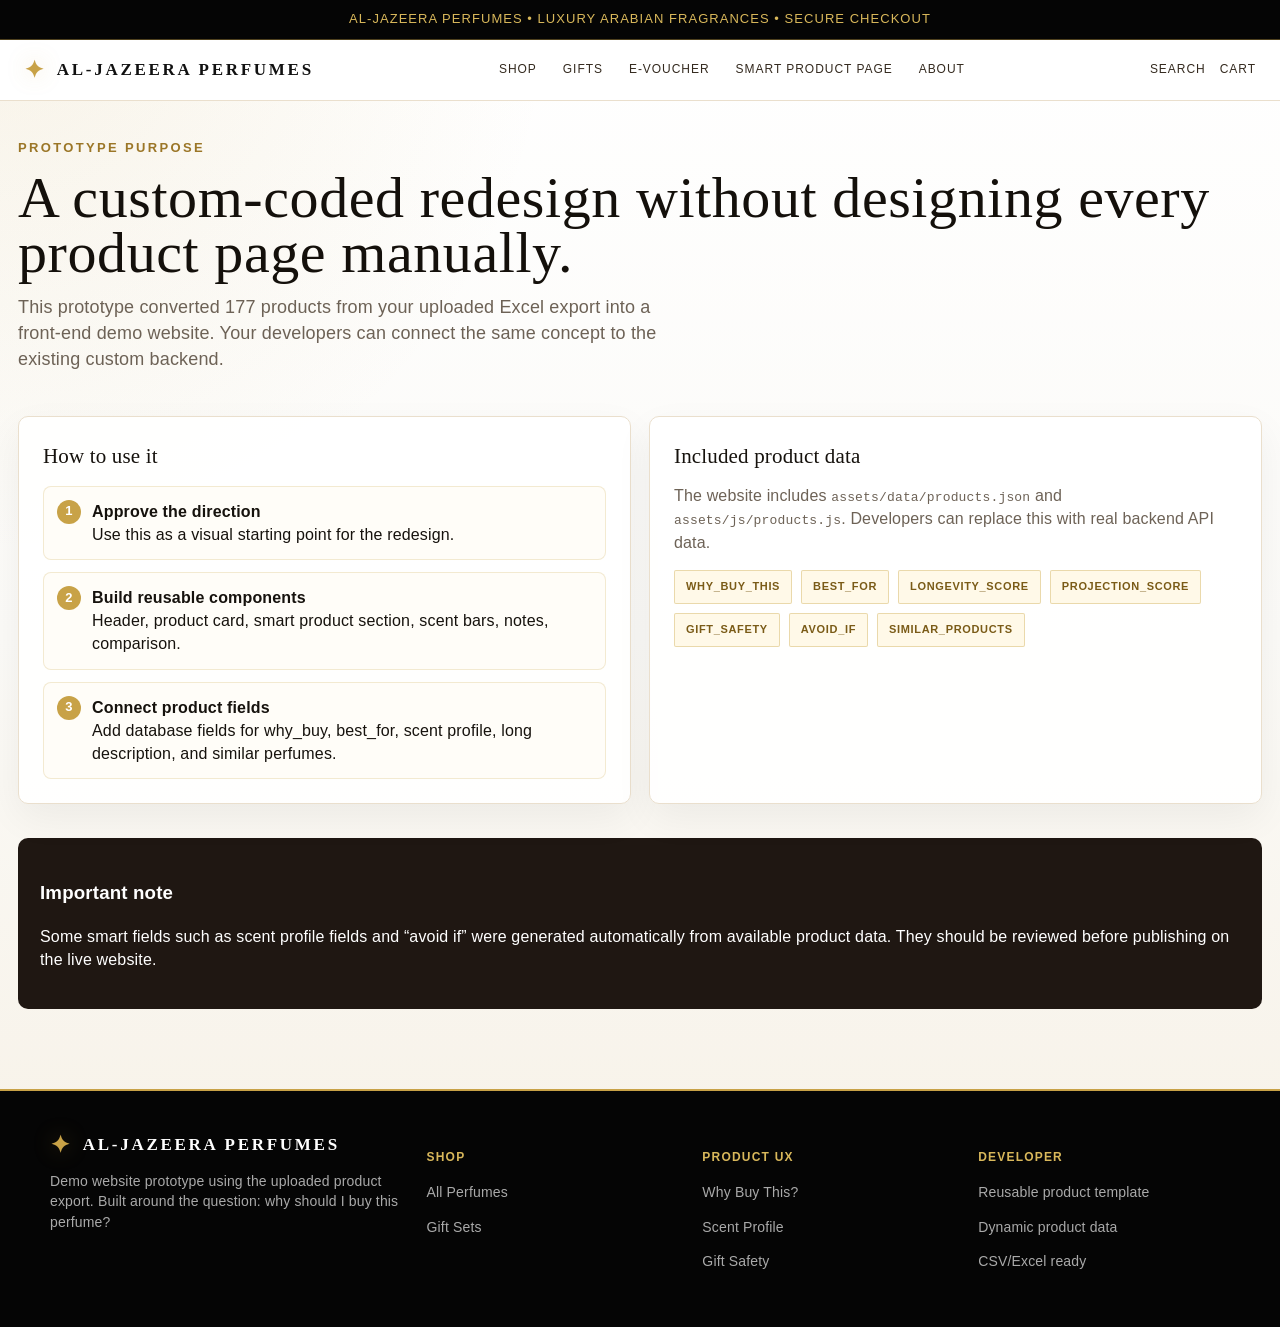
<file: about.html>
<!DOCTYPE html><html lang="en"><head><meta charset="UTF-8"><meta name="viewport" content="width=device-width, initial-scale=1.0"><title>About This Prototype | Smart Demo Website</title><link rel="stylesheet" href="assets/css/styles.css"></head><body><div class="topbar">AL-JAZEERA PERFUMES • Luxury Arabian fragrances • Secure checkout</div>
<nav class="nav">
  <a class="brand logo-wordmark" href="index.html"><span class="brand-mark">✦</span><span>AL-JAZEERA PERFUMES</span></a>
  <div class="nav-links">
    <a href="shop.html">Shop</a>
    <a href="gift.html">Gifts</a>
    <a href="e-voucher.html">E-Voucher</a>
    <a href="product.html">Smart Product Page</a>
    <a href="about.html">About</a>
  </div>
  <div class="nav-actions">
    <a href="shop.html">Search</a>
    <a href="cart.html">Cart</a>
  </div>
</nav><main class="container">
<div class="section-head"><div><div class="kicker">Prototype purpose</div><h1 class="product-title">A custom-coded redesign without designing every product page manually.</h1><p class="lead">This prototype converted 177 products from your uploaded Excel export into a front-end demo website. Your developers can connect the same concept to the existing custom backend.</p></div></div><section class="modules-grid"><div class="module"><h3>How to use it</h3><div class="list"><div class="list-item"><div class="icon info">1</div><div><strong>Approve the direction</strong><br><span>Use this as a visual starting point for the redesign.</span></div></div><div class="list-item"><div class="icon info">2</div><div><strong>Build reusable components</strong><br><span>Header, product card, smart product section, scent bars, notes, comparison.</span></div></div><div class="list-item"><div class="icon info">3</div><div><strong>Connect product fields</strong><br><span>Add database fields for why_buy, best_for, scent profile, long description, and similar perfumes.</span></div></div></div></div><div class="module"><h3>Included product data</h3><p>The website includes <code>assets/data/products.json</code> and <code>assets/js/products.js</code>. Developers can replace this with real backend API data.</p><div class="badge-row"><span class="badge">why_buy_this</span><span class="badge">best_for</span><span class="badge">longevity_score</span><span class="badge">projection_score</span><span class="badge">gift_safety</span><span class="badge">avoid_if</span><span class="badge">similar_products</span></div></div></section><section class="admin-note"><h3>Important note</h3><p>Some smart fields such as scent profile fields and “avoid if” were generated automatically from available product data. They should be reviewed before publishing on the live website.</p></section></main><footer class="footer"><div class="footer-inner"><div><div class="brand logo-wordmark footer-logo"><span class="brand-mark">✦</span><span>AL-JAZEERA PERFUMES</span></div><p>Demo website prototype using the uploaded product export. Built around the question: why should I buy this perfume?</p></div><div><h4>Shop</h4><p><a href="shop.html">All Perfumes</a></p><p><a href="gift.html">Gift Sets</a></p></div><div><h4>Product UX</h4><p>Why Buy This?</p><p>Scent Profile</p><p>Gift Safety</p></div><div><h4>Developer</h4><p>Reusable product template</p><p>Dynamic product data</p><p>CSV/Excel ready</p></div></div></footer><script src="assets/js/products.js"></script><script src="assets/js/app.js"></script></body></html>
</file>
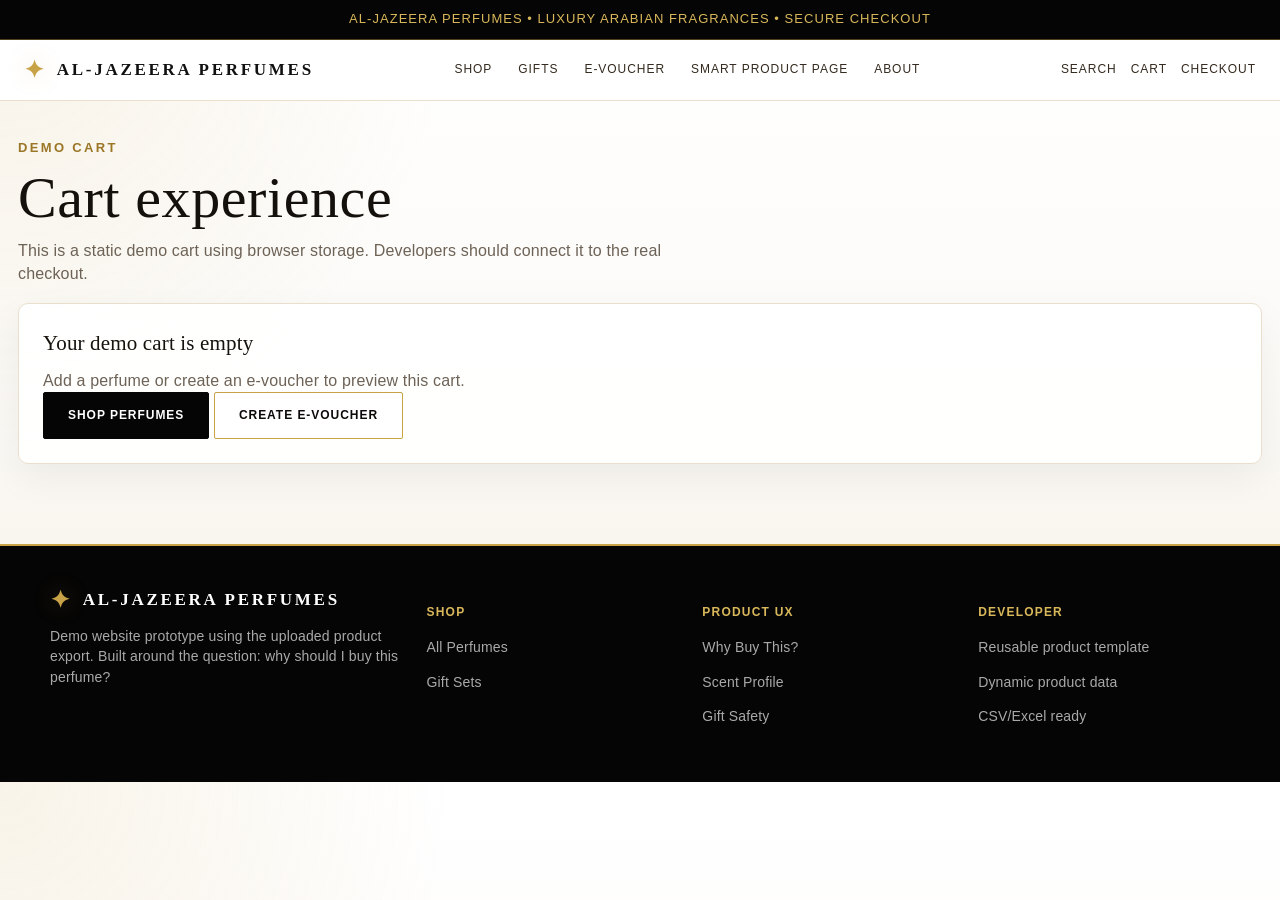
<file: cart.html>
<!DOCTYPE html><html lang="en"><head><meta charset="UTF-8"><meta name="viewport" content="width=device-width, initial-scale=1.0"><title>Cart | Smart Demo Website</title><link rel="stylesheet" href="assets/css/styles.css"></head><body><div class="topbar">AL-JAZEERA PERFUMES • Luxury Arabian fragrances • Secure checkout</div>
<nav class="nav">
  <a class="brand logo-wordmark" href="index.html"><span class="brand-mark">✦</span><span>AL-JAZEERA PERFUMES</span></a>
  <div class="nav-links">
    <a href="shop.html">Shop</a>
    <a href="gift.html">Gifts</a>
    <a href="e-voucher.html">E-Voucher</a>
    <a href="product.html">Smart Product Page</a>
    <a href="about.html">About</a>
  </div>
  <div class="nav-actions">
    <a href="shop.html">Search</a>
    <a href="cart.html">Cart</a>
    <a href="checkout.html">Checkout</a>
  </div>
</nav><main class="container"><div class="section-head"><div><div class="kicker">Demo cart</div><h1 class="product-title">Cart experience</h1><p class="section-subtitle">This is a static demo cart using browser storage. Developers should connect it to the real checkout.</p></div></div><div data-cart></div></main><footer class="footer"><div class="footer-inner"><div><div class="brand logo-wordmark footer-logo"><span class="brand-mark">✦</span><span>AL-JAZEERA PERFUMES</span></div><p>Demo website prototype using the uploaded product export. Built around the question: why should I buy this perfume?</p></div><div><h4>Shop</h4><p><a href="shop.html">All Perfumes</a></p><p><a href="gift.html">Gift Sets</a></p></div><div><h4>Product UX</h4><p>Why Buy This?</p><p>Scent Profile</p><p>Gift Safety</p></div><div><h4>Developer</h4><p>Reusable product template</p><p>Dynamic product data</p><p>CSV/Excel ready</p></div></div></footer><script src="assets/js/products.js"></script><script src="assets/js/app.js"></script></body></html>
</file>
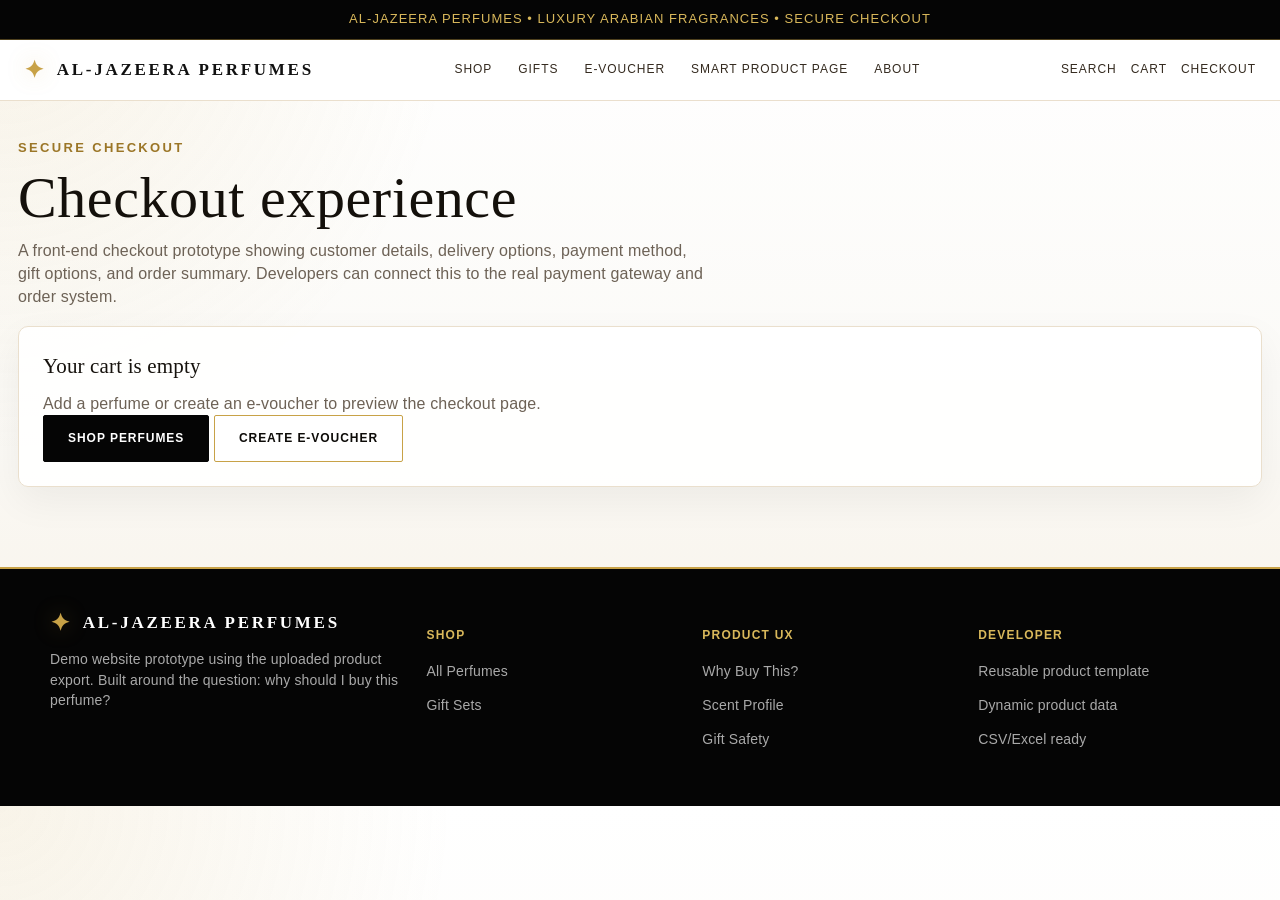
<file: checkout.html>
<!DOCTYPE html><html lang="en"><head><meta charset="UTF-8"><meta name="viewport" content="width=device-width, initial-scale=1.0"><title>Checkout | AL-JAZEERA PERFUMES Demo</title><link rel="stylesheet" href="assets/css/styles.css"></head><body><div class="topbar">AL-JAZEERA PERFUMES • Luxury Arabian fragrances • Secure checkout</div>
<nav class="nav">
  <a class="brand logo-wordmark" href="index.html"><span class="brand-mark">✦</span><span>AL-JAZEERA PERFUMES</span></a>
  <div class="nav-links">
    <a href="shop.html">Shop</a>
    <a href="gift.html">Gifts</a>
    <a href="e-voucher.html">E-Voucher</a>
    <a href="product.html">Smart Product Page</a>
    <a href="about.html">About</a>
  </div>
  <div class="nav-actions">
    <a href="shop.html">Search</a>
    <a href="cart.html">Cart</a>
    <a href="checkout.html">Checkout</a>
  </div>
</nav><main class="container"><div class="section-head"><div><div class="kicker">Secure checkout</div><h1 class="product-title">Checkout experience</h1><p class="section-subtitle">A front-end checkout prototype showing customer details, delivery options, payment method, gift options, and order summary. Developers can connect this to the real payment gateway and order system.</p></div></div><div data-checkout></div></main><footer class="footer"><div class="footer-inner"><div><div class="brand logo-wordmark footer-logo"><span class="brand-mark">✦</span><span>AL-JAZEERA PERFUMES</span></div><p>Demo website prototype using the uploaded product export. Built around the question: why should I buy this perfume?</p></div><div><h4>Shop</h4><p><a href="shop.html">All Perfumes</a></p><p><a href="gift.html">Gift Sets</a></p></div><div><h4>Product UX</h4><p>Why Buy This?</p><p>Scent Profile</p><p>Gift Safety</p></div><div><h4>Developer</h4><p>Reusable product template</p><p>Dynamic product data</p><p>CSV/Excel ready</p></div></div></footer><script src="assets/js/products.js"></script><script src="assets/js/app.js"></script></body></html>
</file>
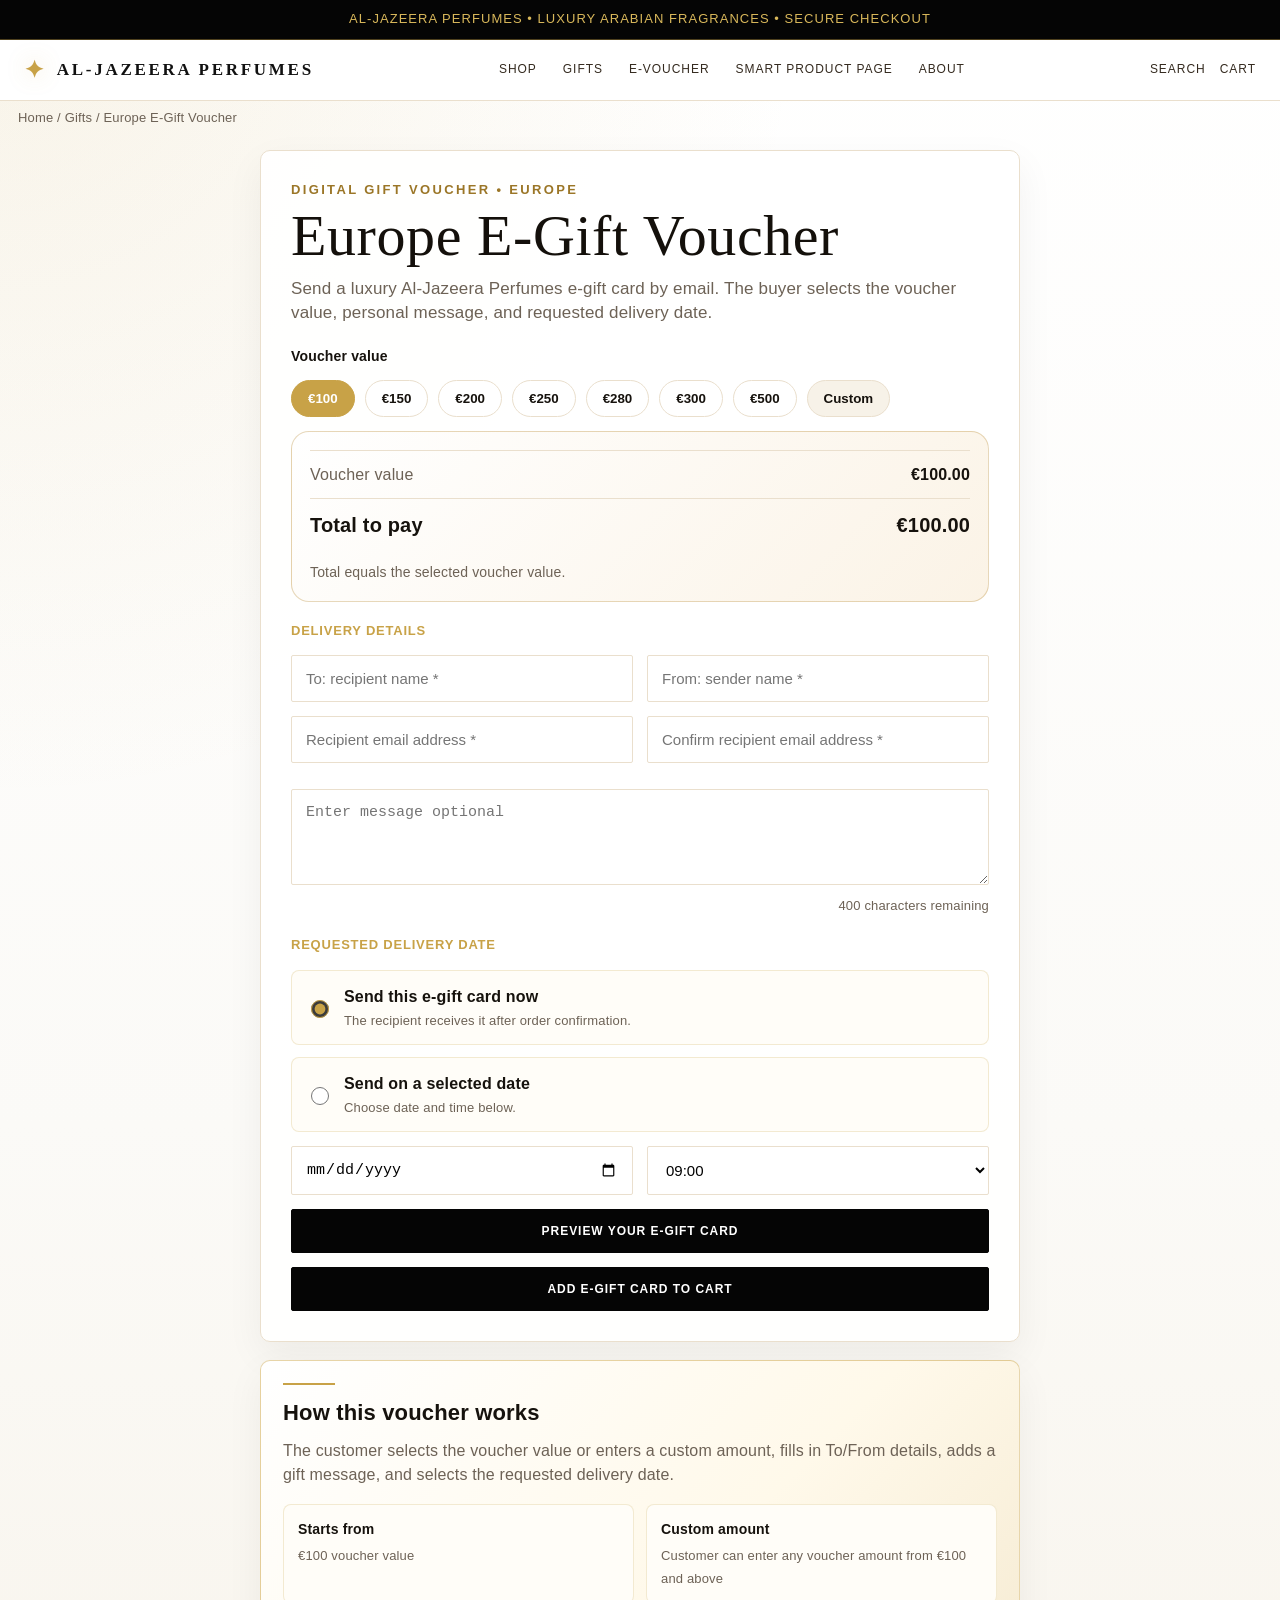
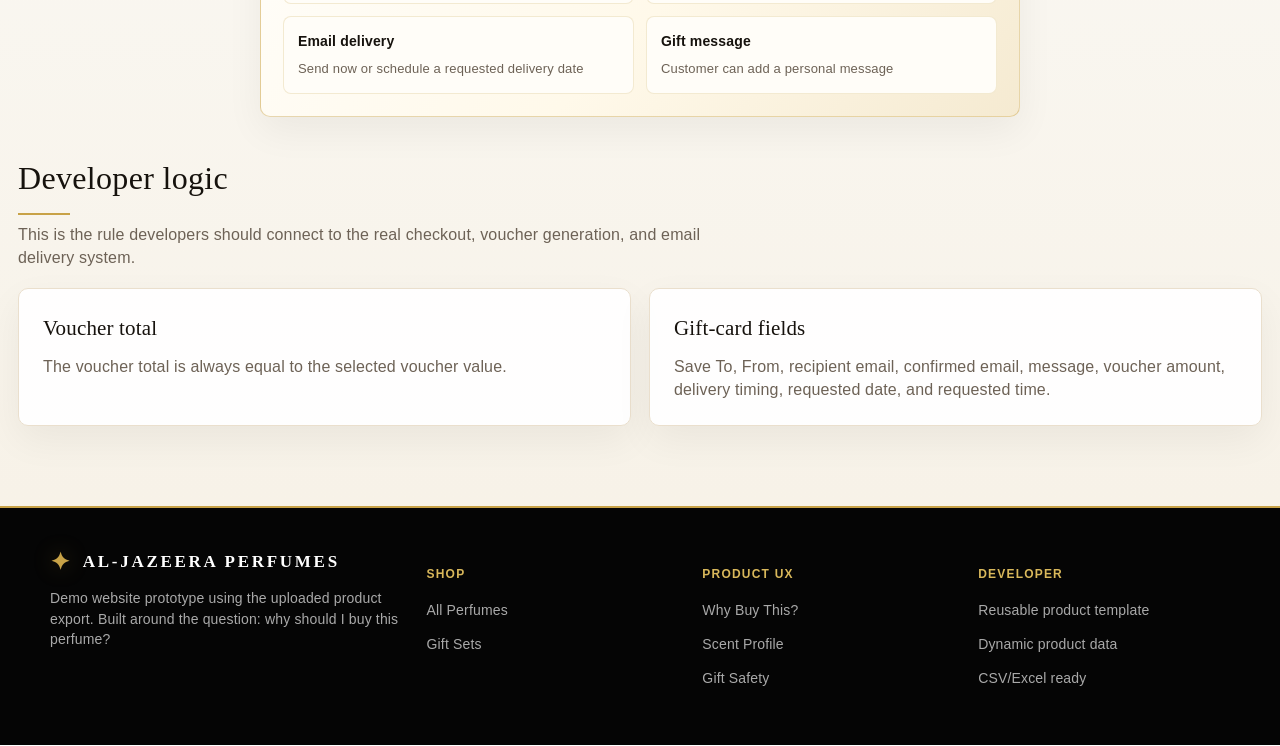
<file: e-voucher.html>
<!DOCTYPE html>

<html lang="en">
<head>
<meta charset="utf-8"/>
<meta content="width=device-width, initial-scale=1.0" name="viewport"/>
<title>Europe E-Gift Voucher | AL-JAZEERA PERFUMES Demo</title>
<link href="assets/css/styles.css" rel="stylesheet"/>
</head>
<body>
<div class="topbar">AL-JAZEERA PERFUMES • Luxury Arabian fragrances • Secure checkout</div>
<nav class="nav">
<a class="brand logo-wordmark" href="index.html"><span class="brand-mark">✦</span><span>AL-JAZEERA PERFUMES</span></a>
<div class="nav-links">
<a href="shop.html">Shop</a>
<a href="gift.html">Gifts</a>
<a href="e-voucher.html">E-Voucher</a>
<a href="product.html">Smart Product Page</a>
<a href="about.html">About</a>
</div>
<div class="nav-actions">
<a href="shop.html">Search</a>
<a href="cart.html">Cart</a>
</div>
</nav>
<main class="container">
<div class="breadcrumb">Home / Gifts / Europe E-Gift Voucher</div>
<section class="voucher-hero voucher-hero-enhanced voucher-form-only-layout">

<div class="product-panel">
<div class="product-card voucher-purchase-card">
<div class="collection">Digital Gift Voucher • Europe</div>
<h1 class="product-title">Europe E-Gift Voucher</h1>
<div class="subtitle">Send a luxury Al-Jazeera Perfumes e-gift card by email. The buyer selects the voucher value, personal message, and requested delivery date.</div>
<div class="voucher-form" data-voucher-widget="">
<label class="field-label">Voucher value</label>
<div class="voucher-values" data-voucher-values="">
<button class="voucher-value active" data-value="100" type="button">€100</button>
<button class="voucher-value" data-value="150" type="button">€150</button>
<button class="voucher-value" data-value="200" type="button">€200</button>
<button class="voucher-value" data-value="250" type="button">€250</button>
<button class="voucher-value" data-value="280" type="button">€280</button>
<button class="voucher-value" data-value="300" type="button">€300</button>
<button class="voucher-value" data-value="500" type="button">€500</button>
<button class="voucher-value voucher-value-custom" data-value="custom" type="button">Custom</button>
</div>
<div class="voucher-custom-row" data-voucher-custom-wrap="" hidden="">
<input class="input" data-voucher-custom-amount="" min="100" placeholder="Enter custom amount in € (minimum €100)" step="1" type="number"/>
<div class="voucher-custom-help">Minimum voucher value is €100.</div>
</div>
<div class="voucher-pricing-box">
<div class="summary-line"><span>Voucher value</span><strong data-voucher-value-line="">€100.00</strong></div>
<div class="summary-line total"><span>Total to pay</span><strong data-voucher-total-line="">€100.00</strong></div>
<p class="voucher-tax-note" data-voucher-note="">Total equals the selected voucher value.</p>
</div>
<div class="voucher-step-title">Delivery details</div>
<div class="form-grid">
<input class="input" data-voucher-recipient-name="" placeholder="To: recipient name *" required=""/>
<input class="input" data-voucher-sender-name="" placeholder="From: sender name *" required=""/>
<input class="input" data-voucher-recipient-email="" placeholder="Recipient email address *" required="" type="email"/>
<input class="input" data-voucher-recipient-email-confirm="" placeholder="Confirm recipient email address *" required="" type="email"/>
</div>
<div>
<textarea class="input checkout-textarea" data-voucher-message="" maxlength="400" placeholder="Enter message optional"></textarea>
<div class="char-counter"><span data-voucher-message-count="">400</span> characters remaining</div>
</div>
<div class="voucher-step-title">Requested delivery date</div>
<div class="option-grid voucher-date-options">
<label class="option-card"><input checked="" data-voucher-send-now="" name="voucher_delivery_timing" type="radio" value="now"/><div><strong>Send this e-gift card now</strong><span>The recipient receives it after order confirmation.</span></div></label>
<label class="option-card"><input data-voucher-send-later="" name="voucher_delivery_timing" type="radio" value="scheduled"/><div><strong>Send on a selected date</strong><span>Choose date and time below.</span></div></label>
</div>
<div class="form-grid voucher-schedule-fields" data-voucher-schedule-fields="" hidden="">
<input aria-label="Selected delivery date" class="input" data-voucher-delivery-date="" type="date"/>
<select aria-label="Delivery time" class="select" data-voucher-delivery-time="">
<option value="09:00">09:00</option>
<option value="10:00">10:00</option>
<option value="11:00">11:00</option>
<option value="12:00">12:00</option>
<option value="13:00">13:00</option>
<option value="14:00">14:00</option>
<option value="15:00">15:00</option>
<option value="16:00">16:00</option>
<option value="17:00">17:00</option>
<option value="18:00">18:00</option>
</select>
</div>
<button class="btn block" data-preview-voucher="" type="button">Preview your e-gift card</button>
<button class="btn block" data-add-voucher="" type="button">Add E-Gift Card to Cart</button>
</div>
</div>
<div class="decision-card">
<h2 class="decision-title">How this voucher works</h2>
<p class="decision-text">The customer selects the voucher value or enters a custom amount, fills in To/From details, adds a gift message, and selects the requested delivery date.</p>
<div class="decision-grid">
<div class="mini-stat"><strong>Starts from</strong><span>€100 voucher value</span></div>
<div class="mini-stat"><strong>Custom amount</strong><span>Customer can enter any voucher amount from €100 and above</span></div>
<div class="mini-stat"><strong>Email delivery</strong><span>Send now or schedule a requested delivery date</span></div>
<div class="mini-stat"><strong>Gift message</strong><span>Customer can add a personal message</span></div>
</div>
</div>
</div>
</section>
<div class="section-head"><div><h2 class="section-title">Developer logic</h2><p class="section-subtitle">This is the rule developers should connect to the real checkout, voucher generation, and email delivery system.</p></div></div>
<section class="modules-grid">
<div class="module"><h3>Voucher total</h3><p>The voucher total is always equal to the selected voucher value.</p></div>
<div class="module"><h3>Gift-card fields</h3><p>Save To, From, recipient email, confirmed email, message, voucher amount, delivery timing, requested date, and requested time.</p></div>
</section>
</main>

<div class="voucher-preview-modal" data-voucher-preview-modal="" hidden="">
<div class="voucher-preview-backdrop" data-close-voucher-preview=""></div>
<div aria-labelledby="voucherPreviewTitle" aria-modal="true" class="voucher-preview-dialog" role="dialog">
<button aria-label="Close preview" class="voucher-preview-close" data-close-voucher-preview="" type="button">×</button>
<div class="voucher-email-shell aljazeera-email-shell voucher-modal-shell">
<div class="voucher-email-preview aljazeera-email-preview" data-voucher-card-preview="">
<div class="alj-email-topline"></div>
<div class="alj-email-header">
<div class="alj-email-logo-mark">✦</div>
<div class="alj-email-logo">AL-JAZEERA PERFUMES</div>
<div class="alj-email-sublogo">Europe E-Gift Voucher</div>
</div>
<div class="alj-email-body">
<div class="alj-email-eyebrow">A fragrant gift has arrived</div>
<h2 class="alj-email-title" id="voucherPreviewTitle">A luxury perfume experience, chosen for you</h2>
<div class="alj-email-greeting">
            Dear <strong data-preview-to="">Recipient Name Here</strong>,
          </div>
<p class="alj-email-copy">
<strong data-preview-from="">Your Name Here</strong> has sent you an Al-Jazeera Perfumes e-gift voucher to enjoy on our Europe website.
          </p>
<div class="alj-email-amount-panel">
<span>Your voucher value</span>
<strong data-voucher-preview-amount="">€100.00</strong>
</div>
<div class="alj-email-code-panel">
<span>Voucher promo code / serial number</span>
<strong data-voucher-preview-code="">AJP-EU-100-DEMO</strong>
<small>The recipient will see this code when they open the shared voucher.</small>
</div>
<div class="alj-email-message-panel">
<span>Personal message</span>
<p data-preview-message="">Your Message Here</p>
</div>
<p class="alj-email-copy" data-preview-date="">This eGift Voucher will be delivered now.</p>
<button class="alj-email-button" data-share-voucher="" type="button">Share</button>
<div class="alj-email-note">
            This voucher can be used on the Europe website of Al-Jazeera Perfumes.
          </div>
<div class="alj-email-signoff">
<div>With warm regards,</div>
<strong>Al-Jazeera Perfumes Team</strong>
</div>
</div>
</div>
</div>
</div>
</div>

<div class="voucher-share-modal" data-voucher-share-modal="" hidden="">
<div class="voucher-share-backdrop" data-close-voucher-share=""></div>
<div aria-labelledby="voucherShareTitle" aria-modal="true" class="voucher-share-dialog" role="dialog">
<button aria-label="Close share options" class="voucher-preview-close voucher-share-close" data-close-voucher-share="" type="button">×</button>
<div class="voucher-share-card">
<div class="collection">Share E-Gift Voucher</div>
<h2 id="voucherShareTitle">Share with the recipient</h2>
<p>The shared voucher link opens a recipient view showing the voucher value, message, and promo code / serial number.</p>
<div class="share-code-box">
<span>Voucher promo code / serial number</span>
<strong data-share-code="">AJP-EU-100-DEMO</strong>
</div>
<div class="share-options">
<a class="share-option" data-share-whatsapp="" href="#" target="_blank" rel="noopener">WhatsApp</a>
<a class="share-option" data-share-sms="" href="#">SMS</a>
<a class="share-option" data-share-email="" href="#">Email</a>
<button class="share-option" data-share-instagram="" type="button">Instagram DM</button>
<button class="share-option" data-share-copy="" type="button">Copy link & code</button>
</div>
<p class="share-help" data-share-help="">On mobile, the main Share button can also open the phone sharing menu for WhatsApp, Instagram, SMS, and other apps.</p>
</div>
</div>
</div>
<footer class="footer"><div class="footer-inner"><div><div class="brand logo-wordmark footer-logo"><span class="brand-mark">✦</span><span>AL-JAZEERA PERFUMES</span></div><p>Demo website prototype using the uploaded product export. Built around the question: why should I buy this perfume?</p></div><div><h4>Shop</h4><p><a href="shop.html">All Perfumes</a></p><p><a href="gift.html">Gift Sets</a></p></div><div><h4>Product UX</h4><p>Why Buy This?</p><p>Scent Profile</p><p>Gift Safety</p></div><div><h4>Developer</h4><p>Reusable product template</p><p>Dynamic product data</p><p>CSV/Excel ready</p></div></div></footer>
<script src="assets/js/products.js"></script>
<script src="assets/js/app.js"></script>
</body>
</html>
</file>
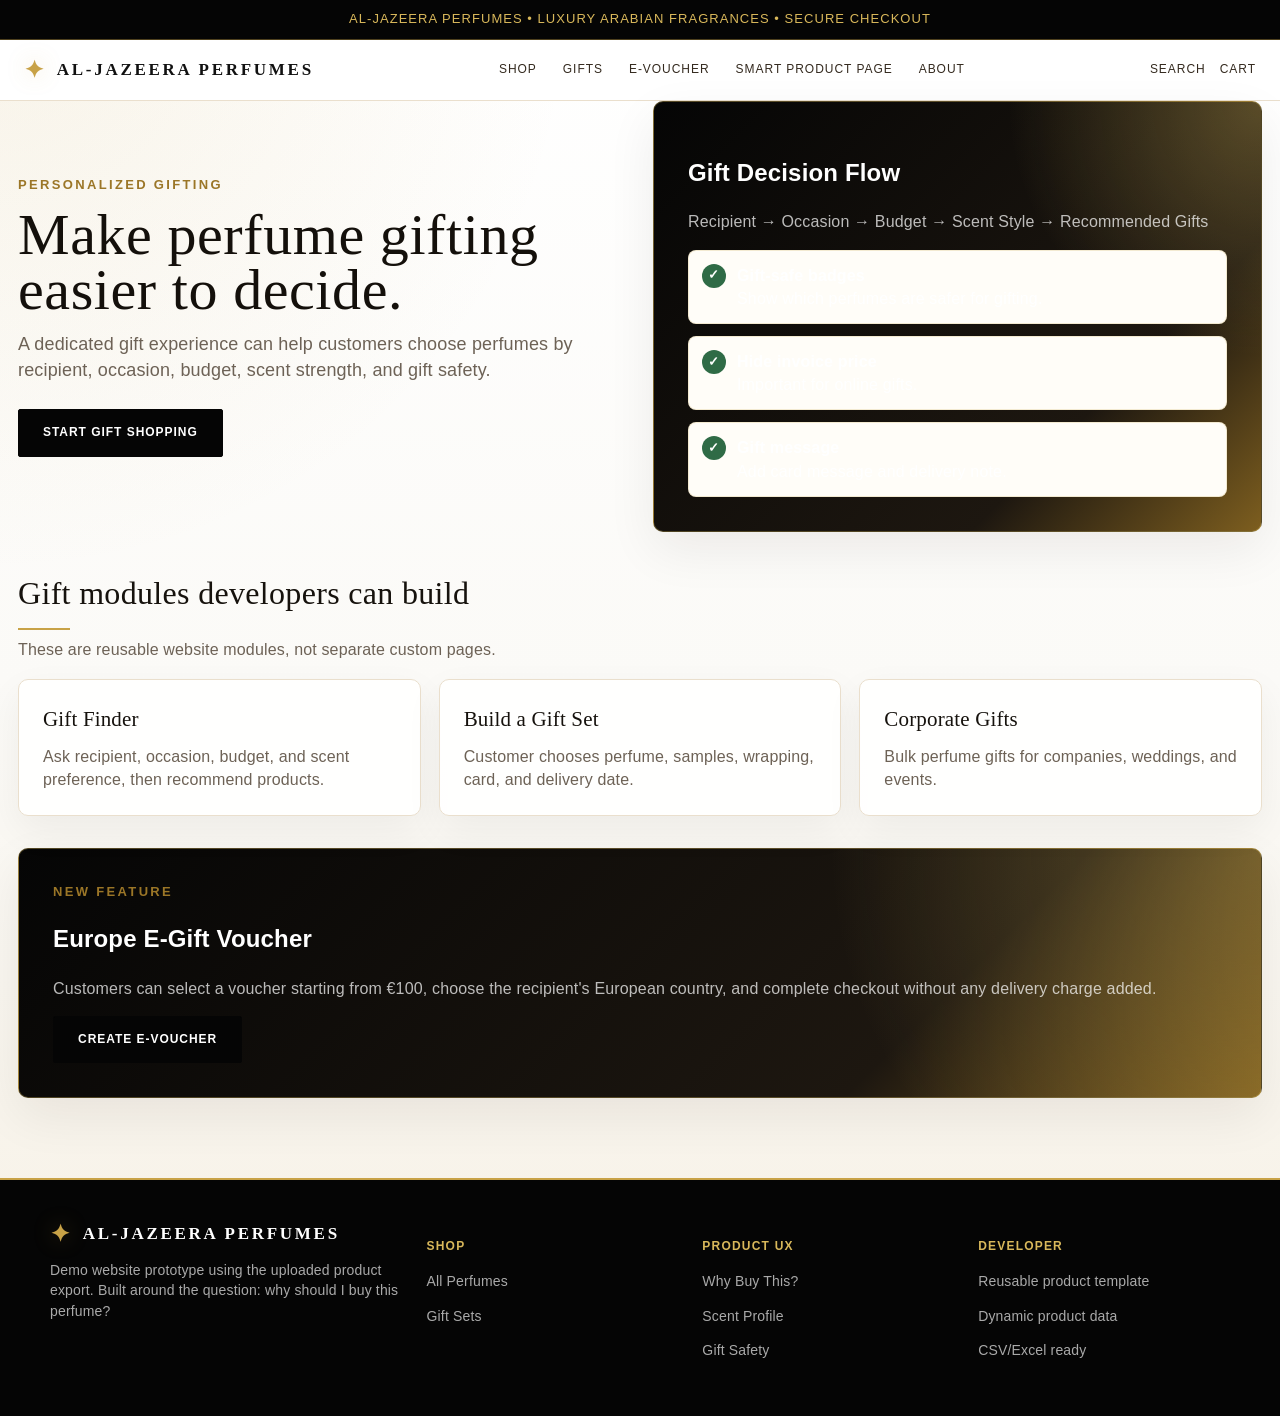
<file: gift.html>
<!DOCTYPE html><html lang="en"><head><meta charset="UTF-8"><meta name="viewport" content="width=device-width, initial-scale=1.0"><title>Gift Experience | Smart Demo Website</title><link rel="stylesheet" href="assets/css/styles.css"></head><body><div class="topbar">AL-JAZEERA PERFUMES • Luxury Arabian fragrances • Secure checkout</div>
<nav class="nav">
  <a class="brand logo-wordmark" href="index.html"><span class="brand-mark">✦</span><span>AL-JAZEERA PERFUMES</span></a>
  <div class="nav-links">
    <a href="shop.html">Shop</a>
    <a href="gift.html">Gifts</a>
    <a href="e-voucher.html">E-Voucher</a>
    <a href="product.html">Smart Product Page</a>
    <a href="about.html">About</a>
  </div>
  <div class="nav-actions">
    <a href="shop.html">Search</a>
    <a href="cart.html">Cart</a>
  </div>
</nav><main class="container">
<section class="split"><div><div class="kicker">Personalized gifting</div><h1 class="product-title">Make perfume gifting easier to decide.</h1><p class="lead">A dedicated gift experience can help customers choose perfumes by recipient, occasion, budget, scent strength, and gift safety.</p><a href="shop.html" class="btn">Start Gift Shopping</a></div><div class="feature-panel"><h2>Gift Decision Flow</h2><p>Recipient → Occasion → Budget → Scent Style → Recommended Gifts</p><div class="list"><div class="list-item"><div class="icon yes">✓</div><div><strong>Gift-safe badges</strong><br><span>Show which perfumes are safer for gifting.</span></div></div><div class="list-item"><div class="icon yes">✓</div><div><strong>Hide invoice price</strong><br><span>Important for online gifts.</span></div></div><div class="list-item"><div class="icon yes">✓</div><div><strong>Gift message</strong><br><span>Add card message and delivery note.</span></div></div></div></div></section><div class="section-head"><div><h2 class="section-title">Gift modules developers can build</h2><p class="section-subtitle">These are reusable website modules, not separate custom pages.</p></div></div><section class="grid-3"><div class="card"><h3>Gift Finder</h3><p>Ask recipient, occasion, budget, and scent preference, then recommend products.</p></div><div class="card"><h3>Build a Gift Set</h3><p>Customer chooses perfume, samples, wrapping, card, and delivery date.</p></div><div class="card"><h3>Corporate Gifts</h3><p>Bulk perfume gifts for companies, weddings, and events.</p></div></section>
<section class="voucher-feature-section">
  <div class="feature-panel voucher-feature-panel">
    <div class="kicker">New feature</div>
    <h2>Europe E-Gift Voucher</h2>
    <p>Customers can select a voucher starting from €100, choose the recipient's European country, and complete checkout without any delivery charge added.</p>
    <a href="e-voucher.html" class="btn">Create E-Voucher</a>
  </div>
</section>
</main><footer class="footer"><div class="footer-inner"><div><div class="brand logo-wordmark footer-logo"><span class="brand-mark">✦</span><span>AL-JAZEERA PERFUMES</span></div><p>Demo website prototype using the uploaded product export. Built around the question: why should I buy this perfume?</p></div><div><h4>Shop</h4><p><a href="shop.html">All Perfumes</a></p><p><a href="gift.html">Gift Sets</a></p></div><div><h4>Product UX</h4><p>Why Buy This?</p><p>Scent Profile</p><p>Gift Safety</p></div><div><h4>Developer</h4><p>Reusable product template</p><p>Dynamic product data</p><p>CSV/Excel ready</p></div></div></footer><script src="assets/js/products.js"></script><script src="assets/js/app.js"></script></body></html>
</file>
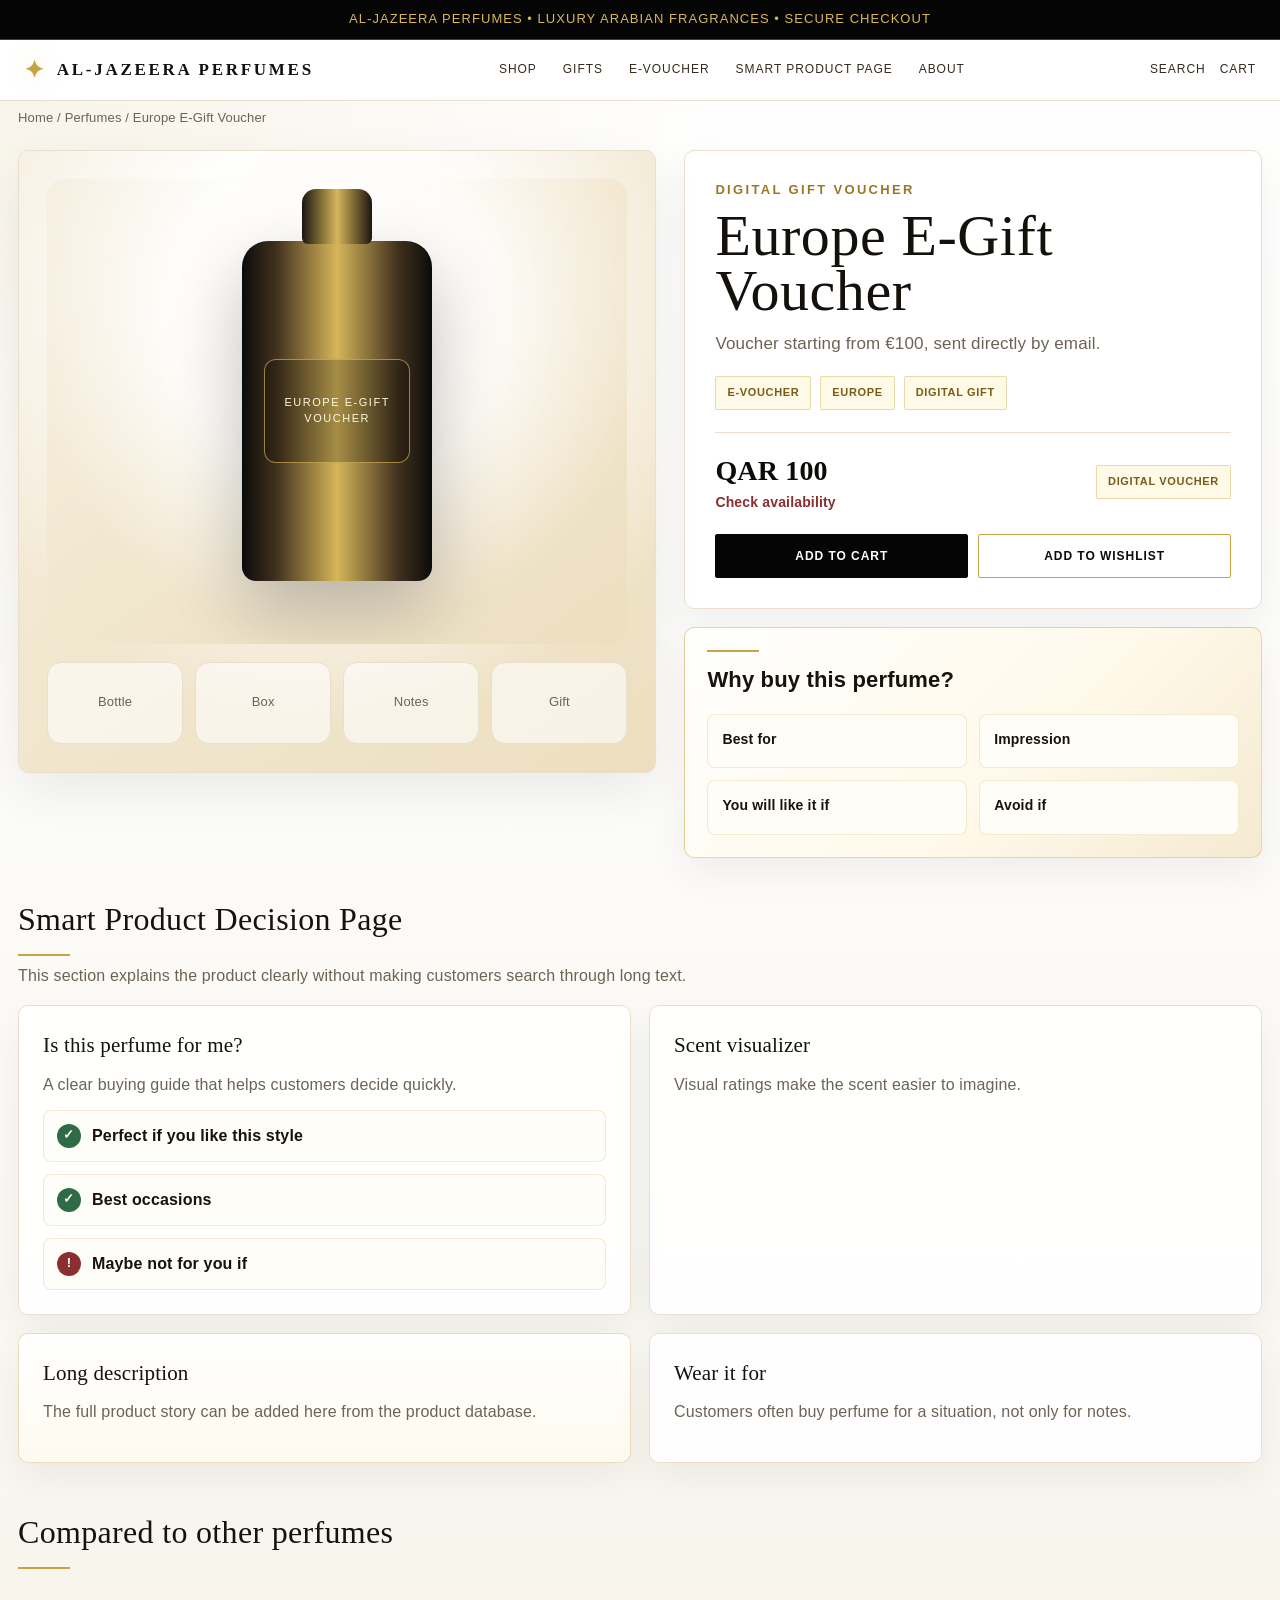
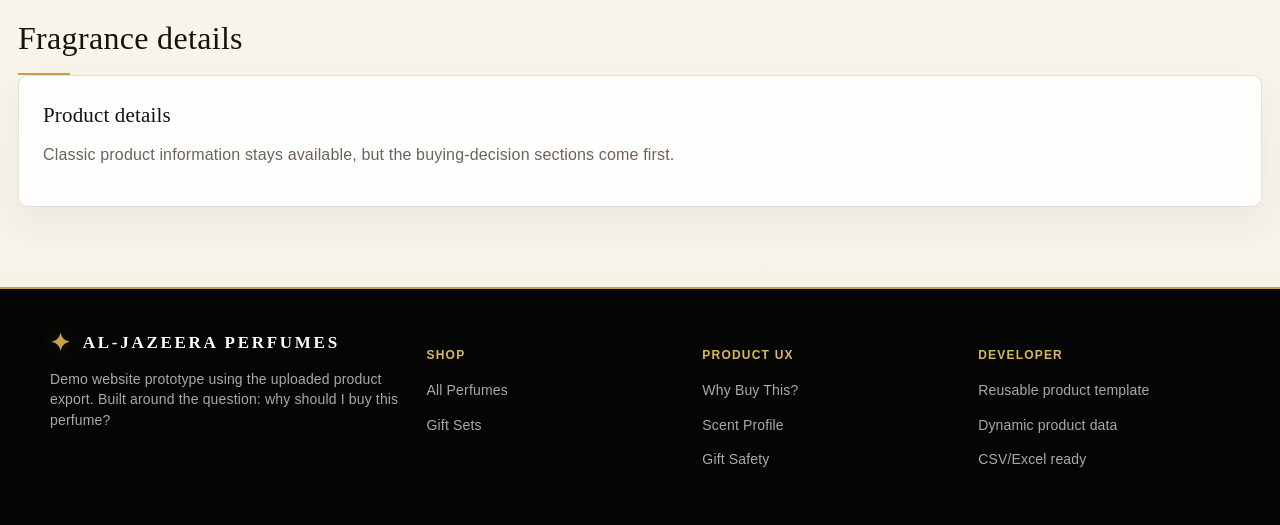
<file: product.html>
<!DOCTYPE html><html lang="en"><head><meta charset="UTF-8"><meta name="viewport" content="width=device-width, initial-scale=1.0"><title>Smart Product Page</title><link rel="stylesheet" href="assets/css/styles.css"></head><body><div class="topbar">AL-JAZEERA PERFUMES • Luxury Arabian fragrances • Secure checkout</div>
<nav class="nav">
  <a class="brand logo-wordmark" href="index.html"><span class="brand-mark">✦</span><span>AL-JAZEERA PERFUMES</span></a>
  <div class="nav-links">
    <a href="shop.html">Shop</a>
    <a href="gift.html">Gifts</a>
    <a href="e-voucher.html">E-Voucher</a>
    <a href="product.html">Smart Product Page</a>
    <a href="about.html">About</a>
  </div>
  <div class="nav-actions">
    <a href="shop.html">Search</a>
    <a href="cart.html">Cart</a>
  </div>
</nav><main class="container"><div data-product-page></div></main><footer class="footer"><div class="footer-inner"><div><div class="brand logo-wordmark footer-logo"><span class="brand-mark">✦</span><span>AL-JAZEERA PERFUMES</span></div><p>Demo website prototype using the uploaded product export. Built around the question: why should I buy this perfume?</p></div><div><h4>Shop</h4><p><a href="shop.html">All Perfumes</a></p><p><a href="gift.html">Gift Sets</a></p></div><div><h4>Product UX</h4><p>Why Buy This?</p><p>Scent Profile</p><p>Gift Safety</p></div><div><h4>Developer</h4><p>Reusable product template</p><p>Dynamic product data</p><p>CSV/Excel ready</p></div></div></footer><script src="assets/js/products.js"></script><script src="assets/js/app.js"></script></body></html>
</file>
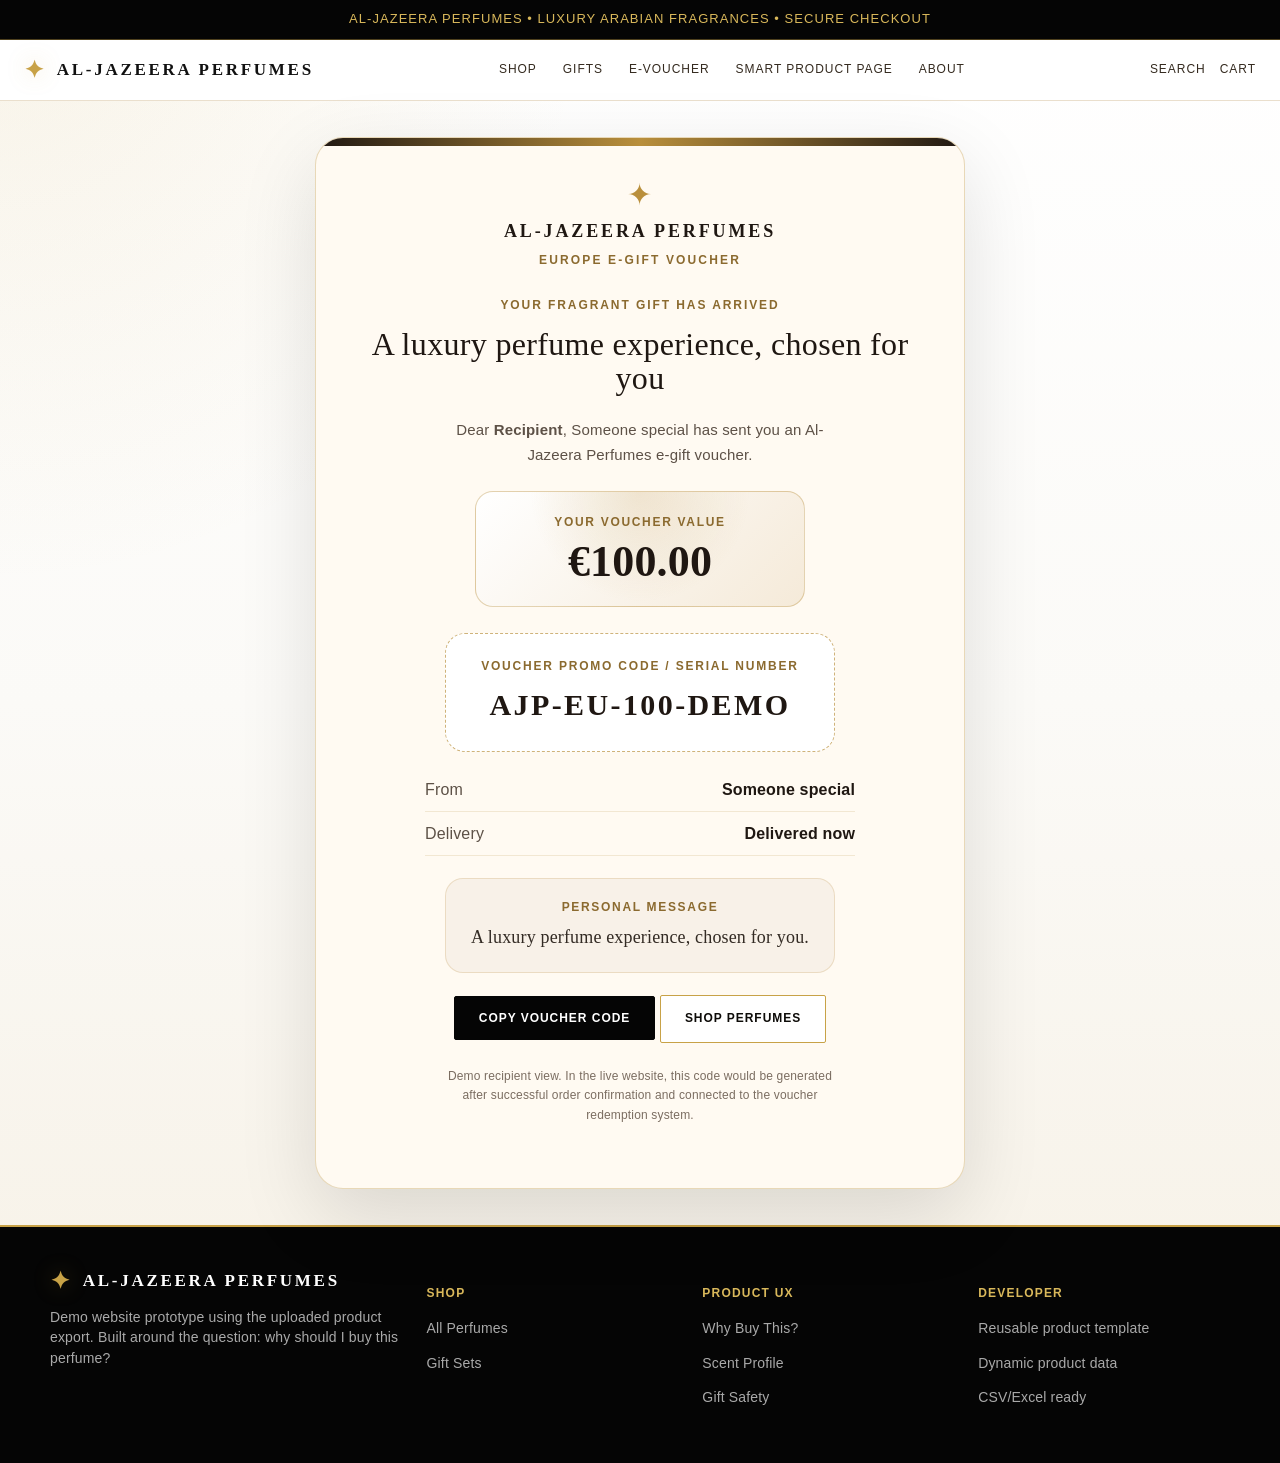
<file: voucher-recipient.html>
<!DOCTYPE html>
<html lang="en">
<head>
  <meta charset="UTF-8">
  <meta name="viewport" content="width=device-width, initial-scale=1.0">
  <title>Your E-Gift Voucher | AL-JAZEERA PERFUMES Demo</title>
  <link rel="stylesheet" href="assets/css/styles.css">
</head>
<body>
<div class="topbar">AL-JAZEERA PERFUMES • Luxury Arabian fragrances • Secure checkout</div>
<nav class="nav">
  <a class="brand logo-wordmark" href="index.html"><span class="brand-mark">✦</span><span>AL-JAZEERA PERFUMES</span></a>
  <div class="nav-links">
    <a href="shop.html">Shop</a>
    <a href="gift.html">Gifts</a>
    <a href="e-voucher.html">E-Voucher</a>
    <a href="product.html">Smart Product Page</a>
    <a href="about.html">About</a>
  </div>
  <div class="nav-actions">
    <a href="shop.html">Search</a>
    <a href="cart.html">Cart</a>
  </div>
</nav>
<main class="container recipient-voucher-page">
  <section class="recipient-voucher-card">
    <div class="alj-email-topline"></div>
    <div class="recipient-voucher-inner">
      <div class="alj-email-logo-mark">✦</div>
      <div class="alj-email-logo">AL-JAZEERA PERFUMES</div>
      <div class="alj-email-sublogo">Europe E-Gift Voucher</div>
      <div class="alj-email-eyebrow" style="margin-top:28px">Your fragrant gift has arrived</div>
      <h1 class="alj-email-title">A luxury perfume experience, chosen for you</h1>
      <p class="alj-email-copy">Dear <strong data-recipient-to>Recipient</strong>, <span data-recipient-from>Someone special</span> has sent you an Al-Jazeera Perfumes e-gift voucher.</p>
      <div class="alj-email-amount-panel">
        <span>Your voucher value</span>
        <strong data-recipient-amount>€100.00</strong>
      </div>
      <div class="recipient-code-panel">
        <span>Voucher promo code / serial number</span>
        <strong data-recipient-code>AJP-EU-100-DEMO</strong>
      </div>
      <div class="recipient-details">
        <div><span>From</span><strong data-recipient-from-line>Sender</strong></div>
        <div><span>Delivery</span><strong data-recipient-delivery>Delivered now</strong></div>
      </div>
      <div class="alj-email-message-panel">
        <span>Personal message</span>
        <p data-recipient-message>A luxury perfume experience, chosen for you.</p>
      </div>
      <button class="btn" data-copy-recipient-code type="button">Copy voucher code</button>
      <a class="btn secondary" href="shop.html">Shop perfumes</a>
      <p class="alj-email-note" style="margin-top:24px">Demo recipient view. In the live website, this code would be generated after successful order confirmation and connected to the voucher redemption system.</p>
    </div>
  </section>
</main>
<footer class="footer"><div class="footer-inner"><div><div class="brand logo-wordmark footer-logo"><span class="brand-mark">✦</span><span>AL-JAZEERA PERFUMES</span></div><p>Demo website prototype using the uploaded product export. Built around the question: why should I buy this perfume?</p></div><div><h4>Shop</h4><p><a href="shop.html">All Perfumes</a></p><p><a href="gift.html">Gift Sets</a></p></div><div><h4>Product UX</h4><p>Why Buy This?</p><p>Scent Profile</p><p>Gift Safety</p></div><div><h4>Developer</h4><p>Reusable product template</p><p>Dynamic product data</p><p>CSV/Excel ready</p></div></div></footer>
<script>
(function(){
  const params = new URLSearchParams(window.location.search);
  const amount = Number(params.get('amount') || 100);
  const code = params.get('code') || 'AJP-EU-100-DEMO';
  const to = params.get('to') || 'Recipient';
  const from = params.get('from') || 'Someone special';
  const message = params.get('message') || 'A luxury perfume experience, chosen for you.';
  const delivery = params.get('delivery') || 'Delivered now';
  const formatCurrency = value => new Intl.NumberFormat('en-US', {style:'currency', currency:'EUR'}).format(value);
  document.querySelector('[data-recipient-to]').textContent = to;
  document.querySelector('[data-recipient-from]').textContent = from;
  document.querySelector('[data-recipient-from-line]').textContent = from;
  document.querySelector('[data-recipient-amount]').textContent = formatCurrency(amount);
  document.querySelector('[data-recipient-code]').textContent = code;
  document.querySelector('[data-recipient-message]').textContent = message;
  document.querySelector('[data-recipient-delivery]').textContent = delivery.replace('This eGift Card will be ', '').replace('.', '');
  document.querySelector('[data-copy-recipient-code]').addEventListener('click', async function(){
    try {
      await navigator.clipboard.writeText(code);
      this.textContent = 'Voucher code copied';
    } catch (error) {
      this.textContent = 'Copy not available';
    }
  });
})();
</script>
</body>
</html>
</file>
<file: assets/css/styles.css>
:root{--bg:#f8f3ec;--card:#fff;--text:#221a14;--muted:#71645b;--line:#e7dacd;--accent:#8b5e34;--accent-dark:#5f3c20;--soft:#efe4d7;--success:#246b48;--danger:#8a2e2e;--radius:22px;--shadow:0 18px 45px rgba(34,27,22,.08);--max:1180px;--font:Inter,ui-sans-serif,system-ui,-apple-system,BlinkMacSystemFont,"Segoe UI",sans-serif}*{box-sizing:border-box}html{scroll-behavior:smooth}body{margin:0;background:var(--bg);color:var(--text);font-family:var(--font);line-height:1.45}a{color:inherit;text-decoration:none}img{max-width:100%;display:block}.topbar{background:#1f1712;color:#fff;font-size:14px;text-align:center;padding:10px 16px}.nav{display:flex;align-items:center;justify-content:space-between;max-width:var(--max);margin:0 auto;padding:22px 18px}.brand{font-family:Georgia,serif;letter-spacing:.12em;text-transform:uppercase;font-size:20px;font-weight:700}.nav-links{display:flex;gap:26px;color:var(--muted);font-size:14px}.nav-actions{display:flex;align-items:center;gap:14px;font-size:14px}.container{max-width:var(--max);margin:0 auto;padding:0 18px 80px}.btn{border:0;border-radius:999px;background:var(--accent);color:#fff;padding:13px 22px;font-weight:800;cursor:pointer;transition:.2s ease;display:inline-flex;align-items:center;justify-content:center;gap:8px}.btn:hover{background:var(--accent-dark);transform:translateY(-1px)}.btn.secondary{background:transparent;color:var(--text);border:1px solid var(--line)}.btn.secondary:hover{background:#fff}.btn.block{width:100%}.hero-home{display:grid;grid-template-columns:1.05fr .95fr;gap:28px;align-items:center;min-height:620px;padding:38px 0 60px}.kicker{color:var(--accent);font-size:13px;letter-spacing:.14em;text-transform:uppercase;font-weight:900;margin-bottom:12px}h1,.display{font-family:Georgia,serif;font-size:clamp(42px,7vw,76px);line-height:.92;margin:0 0 18px}.lead{color:var(--muted);font-size:18px;max-width:650px;margin:0 0 26px}.hero-actions{display:flex;gap:12px;flex-wrap:wrap}.hero-visual,.card,.module,.product-card,.decision-card{background:var(--card);border:1px solid var(--line);border-radius:var(--radius);box-shadow:var(--shadow)}.hero-visual{min-height:520px;background:radial-gradient(circle at 50% 30%,rgba(255,255,255,.95),rgba(255,255,255,.35) 38%,rgba(139,94,52,.22) 75%),linear-gradient(145deg,#fff,#efe2d5);display:grid;place-items:center;padding:32px}.bottle{width:190px;height:340px;border-radius:38px 38px 24px 24px;background:linear-gradient(90deg,#201813,#4c3324 18%,#b58a5e 50%,#4c3324 82%,#201813);position:relative;box-shadow:0 30px 70px rgba(0,0,0,.24)}.bottle:before{content:"";position:absolute;top:-52px;left:50%;transform:translateX(-50%);width:70px;height:55px;border-radius:14px 14px 6px 6px;background:linear-gradient(90deg,#201813,#b58a5e,#201813)}.bottle:after{content:attr(data-label);position:absolute;inset:118px 22px auto;height:90px;border:1px solid rgba(255,255,255,.4);display:grid;place-items:center;color:#fff;font-size:11px;letter-spacing:.14em;border-radius:12px;background:rgba(0,0,0,.18);text-align:center;padding:6px}.section-head{display:flex;justify-content:space-between;gap:22px;align-items:end;margin:38px 0 18px}.section-title{font-size:32px;font-family:Georgia,serif;margin:0}.section-subtitle{color:var(--muted);margin:8px 0 0;max-width:690px}.grid-3{display:grid;grid-template-columns:repeat(3,1fr);gap:18px}.grid-4{display:grid;grid-template-columns:repeat(4,1fr);gap:18px}.card{padding:24px}.card h3{margin:0 0 10px;font-size:21px}.card p{color:var(--muted);margin:0}.product-grid{display:grid;grid-template-columns:repeat(4,1fr);gap:18px}.product-tile{background:#fff;border:1px solid var(--line);border-radius:20px;padding:16px;box-shadow:var(--shadow);transition:.2s;display:flex;flex-direction:column}.product-tile:hover{transform:translateY(-3px)}.product-thumb{height:240px;border-radius:16px;background:radial-gradient(circle at 50% 35%,#fff,rgba(139,94,52,.13) 70%),#fbf8f4;display:grid;place-items:center;margin-bottom:14px;overflow:hidden}.product-thumb img{width:100%;height:100%;object-fit:contain;padding:12px}.product-thumb .bottle{transform:scale(.55)}.collection{color:var(--accent);font-size:13px;letter-spacing:.14em;text-transform:uppercase;font-weight:900;margin-bottom:8px}.product-tile .collection{font-size:11px;min-height:28px}.product-tile h3{margin:4px 0 8px;font-size:19px}.product-tile p{color:var(--muted);font-size:14px;min-height:62px}.price-line{display:flex;justify-content:space-between;align-items:center;margin-top:auto;font-weight:900}.badge-row{display:flex;flex-wrap:wrap;gap:9px;margin:16px 0}.badge{padding:8px 11px;border-radius:999px;background:var(--soft);color:var(--accent-dark);font-size:13px;font-weight:800}.breadcrumb{color:var(--muted);font-size:13px;margin:8px 0 22px}.product-hero{display:grid;grid-template-columns:1.05fr .95fr;gap:28px;align-items:start}.gallery{background:linear-gradient(145deg,#fff,#efe2d5);border:1px solid var(--line);border-radius:var(--radius);min-height:620px;padding:28px;position:sticky;top:20px;box-shadow:var(--shadow)}.product-image{height:465px;display:grid;place-items:center;border-radius:18px;background:radial-gradient(circle at 50% 35%,rgba(255,255,255,.95),rgba(255,255,255,.25) 35%,rgba(139,94,52,.18) 70%),linear-gradient(135deg,rgba(139,94,52,.12),rgba(34,27,22,.06));overflow:hidden}.product-image img{width:100%;height:100%;object-fit:contain;padding:22px}.thumbs{display:grid;grid-template-columns:repeat(4,1fr);gap:12px;margin-top:18px}.thumb{height:82px;border-radius:14px;border:1px solid var(--line);background:rgba(255,255,255,.6);display:grid;place-items:center;color:var(--muted);font-size:13px;overflow:hidden}.thumb img{width:100%;height:100%;object-fit:contain;padding:5px}.product-panel{display:flex;flex-direction:column;gap:18px}.product-card{padding:30px}.product-title{font-family:Georgia,serif;font-size:clamp(36px,5vw,58px);line-height:.95;margin:0 0 14px}.subtitle{color:var(--muted);font-size:17px;margin-bottom:20px}.price-row{display:flex;align-items:center;justify-content:space-between;gap:12px;margin:22px 0;padding-top:18px;border-top:1px solid var(--line)}.price{font-size:28px;font-weight:900}.stock{color:var(--success);font-weight:800;font-size:14px}.stock.out{color:var(--danger)}.actions{display:grid;grid-template-columns:1fr 1fr;gap:12px;margin-top:22px}.decision-card{padding:22px;border:1px solid rgba(139,94,52,.28);background:linear-gradient(135deg,#fff,#fbf4ec)}.decision-title{font-size:22px;font-weight:900;margin:0 0 10px}.decision-text{color:var(--muted);margin:0 0 18px}.decision-grid{display:grid;grid-template-columns:repeat(2,1fr);gap:12px}.mini-stat{padding:14px;border-radius:16px;background:#fff;border:1px solid var(--line)}.mini-stat strong{display:block;margin-bottom:4px;font-size:14px}.mini-stat span{color:var(--muted);font-size:13px}.modules-grid{display:grid;grid-template-columns:repeat(2,1fr);gap:18px}.module{padding:24px}.module h3{margin:0 0 12px;font-size:21px}.module p{color:var(--muted);margin:0}.list{display:grid;gap:12px;margin-top:14px}.list-item{display:flex;align-items:flex-start;gap:11px;padding:13px;border-radius:14px;background:#fbf8f4;border:1px solid var(--line)}.icon{width:24px;height:24px;border-radius:999px;display:grid;place-items:center;flex:0 0 24px;color:#fff;font-size:13px;font-weight:900}.icon.yes{background:var(--success)}.icon.no{background:var(--danger)}.icon.info{background:var(--accent)}.scent-bars{display:grid;gap:14px;margin-top:18px}.bar-row{display:grid;grid-template-columns:90px 1fr 42px;gap:12px;align-items:center;font-size:14px}.bar-track{height:10px;background:var(--soft);border-radius:999px;overflow:hidden}.bar-fill{height:100%;width:var(--w);background:linear-gradient(90deg,var(--accent),var(--accent-dark));border-radius:999px}.score-grid{display:grid;grid-template-columns:repeat(3,1fr);gap:12px;margin-top:16px}.score{padding:16px 12px;border:1px solid var(--line);border-radius:16px;text-align:center;background:#fbf8f4}.score strong{display:block;font-size:25px;margin-bottom:4px}.score span{display:block;color:var(--muted);font-size:13px}.occasion-grid{display:flex;flex-wrap:wrap;gap:10px;margin-top:14px}.occasion{border-radius:999px;border:1px solid var(--line);background:#fbf8f4;padding:10px 13px;font-weight:800;font-size:13px}.compare-grid{display:grid;grid-template-columns:repeat(3,1fr);gap:18px}.compare-card{background:#fff;border:1px solid var(--line);border-radius:20px;padding:20px;box-shadow:var(--shadow)}.compare-card h4{margin:0 0 8px;font-size:18px}.compare-card p{color:var(--muted);margin:0 0 14px;font-size:14px}.small-link{color:var(--accent);font-weight:900;font-size:14px}.notes{display:grid;grid-template-columns:repeat(3,1fr);gap:14px;margin-top:16px}.note-card{background:#fbf8f4;border:1px solid var(--line);border-radius:16px;padding:16px}.note-card strong{display:block;margin-bottom:8px}.note-card span{color:var(--muted);font-size:14px}.filters{display:flex;gap:10px;flex-wrap:wrap;margin:22px 0}.filter{border:1px solid var(--line);background:#fff;border-radius:999px;padding:10px 14px;cursor:pointer;font-weight:800}.filter.active{background:var(--accent);color:#fff;border-color:var(--accent)}.search-box{width:100%;border:1px solid var(--line);border-radius:999px;padding:15px 18px;font-size:16px;background:#fff}.split{display:grid;grid-template-columns:1fr 1fr;gap:26px;align-items:center}.feature-panel{border-radius:var(--radius);background:linear-gradient(135deg,#241812,#6d4526);color:#fff;padding:34px;min-height:360px;box-shadow:var(--shadow)}.feature-panel p{color:rgba(255,255,255,.72)}.cart-layout{display:grid;grid-template-columns:1.4fr .6fr;gap:22px;align-items:start}.cart-item{display:grid;grid-template-columns:120px 1fr auto;gap:18px;align-items:center;padding:18px;border-bottom:1px solid var(--line)}.cart-item:last-child{border-bottom:0}.cart-mini-thumb{height:110px;border-radius:14px;background:#fbf8f4;display:grid;place-items:center;overflow:hidden}.cart-mini-thumb img{width:100%;height:100%;object-fit:contain;padding:5px}.cart-mini-thumb .bottle{transform:scale(.28)}.form-grid{display:grid;grid-template-columns:1fr 1fr;gap:14px}.input,.select{border:1px solid var(--line);border-radius:14px;padding:14px;width:100%;font-size:15px;background:#fff}.footer{background:#1f1712;color:#fff;padding:42px 18px}.footer-inner{max-width:var(--max);margin:0 auto;display:grid;grid-template-columns:1.4fr repeat(3,1fr);gap:24px}.footer p,.footer a{color:rgba(255,255,255,.68);font-size:14px}.sticky-mobile{display:none;position:fixed;left:12px;right:12px;bottom:12px;background:#fff;border:1px solid var(--line);border-radius:18px;padding:12px;box-shadow:0 14px 45px rgba(0,0,0,.18);z-index:30;gap:10px;align-items:center;justify-content:space-between}.sticky-mobile .price{font-size:18px}.admin-note{background:#1f1712;color:#fff;border-radius:var(--radius);padding:22px;margin-top:34px}.admin-note code{background:rgba(255,255,255,.12);padding:2px 6px;border-radius:6px}@media(max-width:980px){.nav-links{display:none}.hero-home,.product-hero,.modules-grid,.compare-grid,.notes,.split,.cart-layout,.footer-inner{grid-template-columns:1fr}.product-grid,.grid-4{grid-template-columns:repeat(2,1fr)}.grid-3{grid-template-columns:1fr}.gallery{min-height:auto;position:static}.product-image{height:380px}.actions,.decision-grid,.score-grid,.form-grid{grid-template-columns:1fr}.sticky-mobile{display:flex}body{padding-bottom:82px}}@media(max-width:560px){.product-grid,.grid-4{grid-template-columns:1fr}.nav{padding:18px 14px}.hero-visual{min-height:420px}.bottle{transform:scale(.82)}.cart-item{grid-template-columns:1fr}}


/* Checkout prototype */
.checkout-layout{display:grid;grid-template-columns:1.35fr .65fr;gap:22px;align-items:start}.checkout-main{display:grid;gap:18px}.checkout-side{position:sticky;top:18px;display:grid;gap:14px}.checkout-step-head{display:flex;gap:14px;align-items:flex-start;margin-bottom:18px}.checkout-step-head span{width:34px;height:34px;border-radius:999px;background:var(--accent);color:#fff;display:grid;place-items:center;font-weight:900;flex:0 0 34px}.checkout-step-head h3{margin:0 0 4px}.checkout-step-head p{margin:0;color:var(--muted)}.option-grid{display:grid;gap:12px}.option-card{display:grid;grid-template-columns:auto 1fr auto;gap:12px;align-items:center;border:1px solid var(--line);background:#fbf8f4;border-radius:16px;padding:14px;cursor:pointer}.option-card input{width:18px;height:18px;accent-color:var(--accent)}.option-card strong{display:block;margin-bottom:3px}.option-card span{display:block;color:var(--muted);font-size:13px}.checkout-textarea{margin-top:12px;min-height:96px;resize:vertical}.checkout-summary-card{padding:20px}.checkout-summary-list{display:grid;gap:12px;margin:14px 0 18px}.checkout-summary-item{display:grid;grid-template-columns:58px 1fr auto;gap:10px;align-items:center;border:1px solid var(--line);background:#fbf8f4;border-radius:14px;padding:10px}.checkout-item-thumb{height:58px;border-radius:10px;background:#fff;display:grid;place-items:center;overflow:hidden}.checkout-item-thumb img{width:100%;height:100%;object-fit:contain;padding:4px}.checkout-item-thumb .bottle{transform:scale(.16)}.checkout-summary-item span{display:block;color:var(--muted);font-size:12px}.summary-line{display:flex;justify-content:space-between;gap:12px;border-top:1px solid var(--line);padding:12px 0;color:var(--muted)}.summary-line strong{color:var(--text)}.summary-line.total{font-size:20px;color:var(--text);font-weight:900}.checkout-note{font-size:13px;color:var(--muted)}.checkout-place-order{font-size:16px;padding:15px 22px}.checkout-trust{padding:18px}.checkout-success{margin-top:22px}.checkout-success .module{text-align:center;padding:42px}@media(max-width:980px){.checkout-layout{grid-template-columns:1fr}.checkout-side{position:static}.checkout-summary-item{grid-template-columns:54px 1fr}.checkout-summary-item b{grid-column:2}}


/* Al-Jazeera Perfumes inspired visual refresh
   Keeps the same product-page structure, but changes colors, typography, and brand feel. */
:root{
  --bg:#fbfaf7;
  --card:#ffffff;
  --text:#16120d;
  --muted:#6d6256;
  --line:#eadfcd;
  --accent:#c8a247;
  --accent-dark:#9b7627;
  --soft:#f5edda;
  --success:#2f6b46;
  --danger:#8b2e2e;
  --radius:10px;
  --shadow:0 18px 50px rgba(22,18,13,.07);
  --font:"Trebuchet MS",Arial,Helvetica,sans-serif;
}
body{
  background:
    radial-gradient(circle at top left, rgba(200,162,71,.12), transparent 30%),
    linear-gradient(180deg,#ffffff 0%,#fbfaf7 48%,#f6f0e4 100%);
  letter-spacing:.01em;
}
.topbar{
  background:#050505;
  color:#d9b85b;
  border-bottom:1px solid rgba(200,162,71,.38);
  font-size:13px;
  letter-spacing:.08em;
  text-transform:uppercase;
}
.nav{
  max-width:1320px;
  background:#fff;
  border-bottom:1px solid var(--line);
  padding:18px 24px;
}
.logo-wordmark{
  display:flex;
  align-items:center;
  gap:10px;
  color:#111;
  font-family:Georgia,"Times New Roman",serif;
  font-size:17px;
  letter-spacing:.16em;
  line-height:1.1;
}
.brand-mark{
  color:var(--accent);
  font-size:24px;
  line-height:1;
  text-shadow:0 0 22px rgba(200,162,71,.34);
}
.footer-logo{color:#fff;justify-content:flex-start;}
.nav-links a,.nav-actions a{
  text-transform:uppercase;
  font-size:12px;
  letter-spacing:.08em;
  color:#342a1f;
}
.nav-links a:hover,.nav-actions a:hover{color:var(--accent-dark)}
.container{max-width:1320px;}
.kicker,.collection{
  color:var(--accent-dark);
  letter-spacing:.18em;
}
h1,.display,.product-title,.section-title{
  font-family:Georgia,"Times New Roman",serif;
  font-weight:500;
  letter-spacing:.01em;
}
.display,.product-title{color:#14100b;}
.lead,.subtitle,.section-subtitle,.card p,.module p,.decision-text{color:#6d6256;}
.btn{
  background:#050505;
  border:1px solid #050505;
  border-radius:2px;
  color:#fff;
  text-transform:uppercase;
  letter-spacing:.08em;
  font-size:12px;
  padding:14px 24px;
}
.btn:hover{background:var(--accent-dark);border-color:var(--accent-dark);}
.btn.secondary{
  background:#fff;
  color:#0d0b08;
  border:1px solid var(--accent);
}
.btn.secondary:hover{background:#fbf6e9;color:#0d0b08;}
.hero-visual,.gallery,.product-image,.product-thumb,.cart-mini-thumb,.checkout-item-thumb{
  background:
    radial-gradient(circle at 50% 30%, rgba(255,255,255,.96), rgba(255,255,255,.55) 38%, rgba(200,162,71,.16) 72%),
    linear-gradient(145deg,#fff,#f4ead6);
}
.hero-visual,.card,.module,.product-card,.decision-card,.product-tile,.compare-card{
  border-color:var(--line);
  border-radius:10px;
}
.card,.module,.product-card,.decision-card,.product-tile,.compare-card{
  box-shadow:0 14px 38px rgba(0,0,0,.055);
}
.bottle{
  background:linear-gradient(90deg,#0b0b0b,#41311d 18%,#d6b65a 50%,#41311d 82%,#0b0b0b);
  border-radius:26px 26px 14px 14px;
}
.bottle:before{background:linear-gradient(90deg,#1b1510,#d6b65a,#1b1510);}
.bottle:after{
  border-color:rgba(216,184,91,.65);
  color:#fff8df;
  background:rgba(0,0,0,.22);
}
.product-tile h3,.card h3,.module h3,.compare-card h4{font-family:Georgia,"Times New Roman",serif;font-weight:500;}
.badge,.occasion{
  background:#fff9e8;
  color:#7a5b17;
  border:1px solid rgba(200,162,71,.38);
  border-radius:2px;
  text-transform:uppercase;
  letter-spacing:.06em;
  font-size:11px;
}
.decision-card{
  background:linear-gradient(135deg,#fff,#fff9ea 58%,#f5ead1);
  border-color:rgba(200,162,71,.44);
}
.decision-title:before,
.section-title:after{
  content:"";
  display:block;
  width:52px;
  height:2px;
  background:var(--accent);
  margin-bottom:12px;
}
.section-title:after{margin:12px 0 0;}
.mini-stat,.list-item,.note-card,.score,.option-card{
  background:#fffdf8;
  border-color:rgba(200,162,71,.22);
  border-radius:8px;
}
.bar-fill{background:linear-gradient(90deg,#d8ba5a,#8f691f);}
.bar-track{background:#f3ead6;}
.product-card,.module,.card{background:rgba(255,255,255,.94);}
.price{font-family:Georgia,"Times New Roman",serif;color:#0d0b08;font-weight:600;}
.stock{color:#2f6b46;}
.footer{
  background:#050505;
  border-top:2px solid var(--accent);
}
.footer h4{color:#d9b85b;text-transform:uppercase;letter-spacing:.1em;font-size:12px;}
.footer p,.footer a{color:rgba(255,255,255,.66);}
.feature-panel{
  background:
    radial-gradient(circle at top right, rgba(216,184,91,.34), transparent 34%),
    linear-gradient(135deg,#050505,#1d1710 72%,#7d5e1f);
  border:1px solid rgba(216,184,91,.35);
}
.filter.active{background:#050505;border-color:#050505;color:#d9b85b;}
.filter,.search-box,.input,.select{
  border-radius:2px;
  border-color:var(--line);
}
.long-description-card{
  grid-column:auto;
  background:linear-gradient(180deg,#fff,#fffaf0);
  border-color:rgba(200,162,71,.35);
}
.long-description-content{
  color:#5f554b;
  font-size:15px;
  line-height:1.8;
  max-height:330px;
  overflow:auto;
  padding-right:8px;
}
.long-description-content p{margin:0 0 13px;color:#5f554b;}
.long-description-content p:last-child{margin-bottom:0;}
.long-description-content::-webkit-scrollbar{width:6px;}
.long-description-content::-webkit-scrollbar-thumb{background:#d8ba5a;border-radius:999px;}
.product-grid{gap:22px;}
.product-tile{padding:14px;}
.product-thumb{height:270px;}
.product-tile .collection{color:#8f691f;}
.actions{gap:10px;}
@media(max-width:980px){
  .nav{padding:16px 18px;}
  .logo-wordmark{font-size:14px;letter-spacing:.12em;}
  .brand-mark{font-size:20px;}
  .long-description-content{max-height:none;}
}


/* Europe E-Gift Voucher Feature */
.voucher-hero{display:grid;grid-template-columns:.9fr 1.1fr;gap:28px;align-items:start;margin-top:18px}.voucher-card-preview{min-height:620px;border:1px solid var(--line);border-radius:var(--radius);box-shadow:var(--shadow);background:radial-gradient(circle at 45% 30%,rgba(212,175,55,.24),transparent 40%),linear-gradient(135deg,#090909,#1b1711 55%,#755922);display:grid;place-items:center;padding:28px;position:sticky;top:20px}.voucher-card-inner{width:min(430px,100%);aspect-ratio:1.58;border:1px solid rgba(255,255,255,.22);border-radius:24px;background:linear-gradient(135deg,rgba(255,255,255,.12),rgba(255,255,255,.03));box-shadow:0 30px 80px rgba(0,0,0,.35);padding:30px;display:flex;flex-direction:column;justify-content:space-between;color:#fff}.voucher-brand{font-size:12px;letter-spacing:.18em;color:#d7b56d;font-weight:900}.voucher-title{font-family:Georgia,serif;font-size:34px;line-height:1}.voucher-amount-preview{font-size:52px;font-weight:900;color:#d7b56d}.voucher-small{font-size:13px;color:rgba(255,255,255,.72)}.voucher-form{display:grid;gap:14px;margin-top:20px}.field-label{font-weight:900;color:var(--text);font-size:14px}.voucher-values{display:flex;flex-wrap:wrap;gap:10px}.voucher-value{border:1px solid var(--line);background:#fff;border-radius:999px;padding:10px 16px;font-weight:900;cursor:pointer;color:var(--text)}.voucher-value.active,.voucher-value:hover{background:var(--accent);border-color:var(--accent);color:#fff}.voucher-pricing-box{border:1px solid rgba(185,143,60,.35);border-radius:18px;background:linear-gradient(135deg,#fff,#fbf3e6);padding:18px}.voucher-tax-note{margin:10px 0 0;color:var(--muted);font-size:14px}.voucher-product-tile .voucher-thumb-card{background:linear-gradient(135deg,#090909,#6b511f)}.voucher-mini-card{width:82%;height:62%;border:1px solid rgba(255,255,255,.28);border-radius:16px;color:#fff;background:linear-gradient(135deg,rgba(255,255,255,.12),rgba(255,255,255,.03));display:grid;place-items:center;text-align:center;padding:12px}.voucher-mini-card strong{color:#d7b56d;letter-spacing:.12em;font-size:12px}.voucher-mini-card span{font-size:16px;font-weight:900}.voucher-mini-card b{font-size:20px;color:#d7b56d}.voucher-mini-card.small{width:100%;height:100%;border-radius:12px;padding:6px}.voucher-mini-card.small span{font-size:11px}.voucher-mini-card.small b{font-size:13px}.voucher-mini-card.tiny{width:100%;height:100%;border-radius:9px;padding:4px}.voucher-mini-card.tiny span{font-size:9px}.voucher-cart-thumb,.voucher-checkout-thumb{background:linear-gradient(135deg,#090909,#6b511f)!important}.voucher-feature-section{margin-top:32px}.voucher-feature-panel{min-height:auto}.voucher-cart-item .badge{margin-top:10px;display:inline-flex}@media(max-width:980px){.voucher-hero{grid-template-columns:1fr}.voucher-card-preview{position:static;min-height:430px}.voucher-card-inner{width:100%}}


/* Enhanced e-gift card fields and preview */
.voucher-hero-enhanced{grid-template-columns:.85fr 1.15fr}.voucher-preview-column{display:grid;gap:18px}.enhanced-preview-card{min-height:560px}.enhanced-voucher-card{gap:18px}.voucher-card-top{display:flex;justify-content:space-between;gap:16px;align-items:flex-start}.voucher-card-chip{border:1px solid rgba(215,181,109,.45);border-radius:999px;color:#d7b56d;font-size:10px;font-weight:900;letter-spacing:.12em;padding:7px 10px;white-space:nowrap}.voucher-preview-details{display:grid;grid-template-columns:1fr 1fr;gap:12px;border-top:1px solid rgba(255,255,255,.18);border-bottom:1px solid rgba(255,255,255,.18);padding:14px 0}.voucher-preview-details span{display:block;font-size:11px;color:rgba(255,255,255,.62);text-transform:uppercase;letter-spacing:.14em}.voucher-preview-details strong{display:block;color:#fff;font-size:16px;margin-top:4px;word-break:break-word}.voucher-preview-message{min-height:48px;color:rgba(255,255,255,.82);font-size:15px;margin:0;word-break:break-word}.preview-help-card p{margin:0;color:var(--muted)}.voucher-step-title{font-weight:900;color:var(--accent);letter-spacing:.06em;text-transform:uppercase;font-size:13px;margin-top:6px}.char-counter{font-size:13px;color:var(--muted);text-align:right;margin-top:6px}.voucher-date-options{margin-top:2px}.voucher-schedule-fields{margin-top:0}.preview-pulse{animation:previewPulse .5s ease}@keyframes previewPulse{0%{transform:scale(1)}50%{transform:scale(1.025)}100%{transform:scale(1)}}@media(max-width:980px){.voucher-hero-enhanced{grid-template-columns:1fr}.voucher-card-chip{white-space:normal}.voucher-preview-details{grid-template-columns:1fr}}


/* E-voucher email-style preview v3 */

.voucher-email-layout{grid-template-columns:.95fr 1.05fr}
.voucher-email-shell{background:#ece9e3;border:1px solid #d5cfc5;border-radius:var(--radius);padding:24px;box-shadow:var(--shadow);position:sticky;top:20px}
.voucher-email-preview{background:#f8f6f1;border:1px solid #232323;border-radius:10px;padding:18px 18px 26px;max-width:460px;margin:0 auto;color:#1a1713}
.voucher-email-header{border-bottom:2px solid #232323;padding:6px 0 14px;text-align:center}
.voucher-email-logo{font-weight:900;letter-spacing:.16em;font-size:14px;color:#1a1713}
.voucher-email-body{text-align:center;padding-top:18px}
.voucher-email-kicker{font-family:Georgia,serif;font-size:42px;line-height:1.02;margin-bottom:18px;font-weight:700;text-transform:uppercase}
.voucher-email-recipient{font-family:Georgia,serif;font-size:22px;margin-bottom:10px}
.voucher-email-intro{font-size:14px;line-height:1.6;max-width:310px;margin:0 auto 18px;color:#403a34}.voucher-email-intro span{font-weight:700}
.voucher-email-card-art{width:min(330px,100%);height:180px;margin:0 auto 20px;border-radius:20px;background:linear-gradient(180deg,#f67d1f 0%,#ff5f00 36%,#ff8a2f 53%,#9ab8ef 100%);display:flex;flex-direction:column;justify-content:flex-end;align-items:center;padding:22px;box-shadow:0 18px 32px rgba(0,0,0,.12);position:relative;overflow:hidden}
.voucher-email-card-art:before{content:"";position:absolute;inset:0;background:radial-gradient(circle at center,rgba(255,255,255,.28),rgba(255,255,255,0) 45%),linear-gradient(180deg,rgba(255,255,255,.12),rgba(255,255,255,0));mix-blend-mode:screen}
.voucher-email-card-brand,.voucher-email-card-sub{position:relative;z-index:1}.voucher-email-card-brand{font-size:24px;font-weight:900;letter-spacing:.08em;color:#fff;text-align:center}.voucher-email-card-sub{font-size:12px;letter-spacing:.14em;color:#fff;margin-top:6px}
.voucher-email-message{font-family:Georgia,serif;font-size:18px;line-height:1.5;margin:0 auto 20px;max-width:320px;min-height:54px}
.voucher-email-copy{font-size:15px;line-height:1.6;color:#302b26;max-width:320px;margin:0 auto 8px}
.voucher-email-amount{font-family:Georgia,serif;font-size:42px;line-height:1.1;margin:8px 0 12px}
.voucher-email-button{display:inline-block;background:#111;color:#fff;padding:13px 26px;margin:18px 0 18px;font-weight:800;text-decoration:none}
.voucher-email-signoff{font-size:14px;line-height:1.8;color:#302b26}
.voucher-custom-row{margin-top:10px}
.voucher-custom-help{font-size:13px;color:var(--muted);margin-top:6px}
.voucher-value-custom{background:#f7f2e8}
@media(max-width:980px){.voucher-email-layout{grid-template-columns:1fr}.voucher-email-shell{position:static}.voucher-email-kicker{font-size:34px}.voucher-email-card-art{height:160px}}


/* E-voucher email preview v4: Al-Jazeera style, no visible gift card graphic */
.aljazeera-email-shell {
  background: linear-gradient(135deg, #f6f0e7, #e9dcc8);
  border: 1px solid rgba(185,143,60,.35);
  border-radius: var(--radius);
  padding: 24px;
  box-shadow: var(--shadow);
  position: sticky;
  top: 20px;
}

.aljazeera-email-preview {
  max-width: 500px;
  margin: 0 auto;
  background: #fffaf2;
  border: 1px solid rgba(24,20,16,.18);
  border-radius: 22px;
  overflow: hidden;
  color: #1f1712;
  box-shadow: 0 22px 60px rgba(0,0,0,.12);
}

.alj-email-topline {
  height: 8px;
  background: linear-gradient(90deg, #1f1712, #b98f3c, #1f1712);
}

.alj-email-header {
  text-align: center;
  padding: 30px 26px 22px;
  border-bottom: 1px solid rgba(185,143,60,.28);
  background:
    radial-gradient(circle at 50% 0%, rgba(185,143,60,.14), transparent 42%),
    #fffaf2;
}

.alj-email-logo-mark {
  color: #b98f3c;
  font-size: 30px;
  line-height: 1;
  margin-bottom: 8px;
}

.alj-email-logo {
  font-family: Georgia, serif;
  font-weight: 700;
  letter-spacing: .16em;
  font-size: 18px;
  color: #1f1712;
}

.alj-email-sublogo {
  color: #8b6a2f;
  font-size: 12px;
  letter-spacing: .18em;
  text-transform: uppercase;
  margin-top: 8px;
  font-weight: 800;
}

.alj-email-body {
  padding: 30px 30px 34px;
  text-align: center;
}

.alj-email-eyebrow {
  color: #8b6a2f;
  font-size: 12px;
  letter-spacing: .16em;
  text-transform: uppercase;
  font-weight: 900;
  margin-bottom: 12px;
}

.alj-email-title {
  font-family: Georgia, serif;
  font-size: 32px;
  line-height: 1.08;
  margin: 0 0 22px;
  color: #1f1712;
}

.alj-email-greeting {
  font-family: Georgia, serif;
  font-size: 21px;
  margin: 0 0 18px;
}

.alj-email-copy {
  color: #5d5147;
  line-height: 1.65;
  font-size: 15px;
  max-width: 390px;
  margin: 0 auto 18px;
}

.alj-email-amount-panel {
  margin: 24px auto;
  padding: 22px;
  border-radius: 18px;
  border: 1px solid rgba(185,143,60,.38);
  background:
    radial-gradient(circle at top, rgba(185,143,60,.18), transparent 55%),
    linear-gradient(135deg, #fff, #f5ead9);
  max-width: 330px;
}

.alj-email-amount-panel span,
.alj-email-message-panel span {
  display: block;
  color: #8b6a2f;
  font-size: 12px;
  letter-spacing: .14em;
  text-transform: uppercase;
  font-weight: 900;
  margin-bottom: 8px;
}

.alj-email-amount-panel strong {
  display: block;
  font-family: Georgia, serif;
  font-size: 44px;
  line-height: 1;
  color: #1f1712;
}

.alj-email-message-panel {
  max-width: 390px;
  margin: 0 auto 22px;
  padding: 20px;
  background: #f8f1e8;
  border-radius: 18px;
  border: 1px solid rgba(185,143,60,.22);
}

.alj-email-message-panel p {
  margin: 0;
  color: #332b24;
  font-family: Georgia, serif;
  font-size: 18px;
  line-height: 1.55;
  word-break: break-word;
}

.alj-email-button {
  display: inline-block;
  background: #1f1712;
  color: #fff;
  border-radius: 999px;
  padding: 14px 28px;
  margin: 6px 0 22px;
  font-weight: 900;
  text-decoration: none;
}

.alj-email-note {
  color: #7b6d61;
  font-size: 12px;
  line-height: 1.65;
  max-width: 390px;
  margin: 0 auto 24px;
}

.alj-email-signoff {
  color: #5d5147;
  line-height: 1.7;
}

.alj-email-signoff strong {
  color: #1f1712;
}

@media(max-width:980px){
  .aljazeera-email-shell{position:static}
  .alj-email-title{font-size:28px}
  .alj-email-amount-panel strong{font-size:38px}
}


/* E-voucher preview modal: preview appears only after clicking the button */
.voucher-form-only-layout{
  grid-template-columns:minmax(0,760px);
  justify-content:center;
}
.voucher-form-only-layout .product-panel{
  width:100%;
}
.voucher-form-only-layout .voucher-purchase-card{
  max-width:760px;
  margin:0 auto;
}
.voucher-preview-modal{
  position:fixed;
  inset:0;
  z-index:9999;
  display:grid;
  place-items:center;
  padding:24px;
  opacity:0;
  pointer-events:none;
  transition:opacity .18s ease;
}
.voucher-preview-modal.is-open{
  opacity:1;
  pointer-events:auto;
}
.voucher-preview-backdrop{
  position:absolute;
  inset:0;
  background:rgba(20,16,12,.68);
  backdrop-filter:blur(4px);
}
.voucher-preview-dialog{
  position:relative;
  z-index:1;
  width:min(620px,100%);
  max-height:92vh;
  overflow:auto;
  animation:modalRise .22s ease;
}
.voucher-modal-shell{
  position:static!important;
  top:auto!important;
}
.voucher-preview-close{
  position:absolute;
  right:10px;
  top:10px;
  z-index:3;
  width:38px;
  height:38px;
  border:0;
  border-radius:999px;
  background:#1f1712;
  color:#fff;
  font-size:24px;
  line-height:1;
  cursor:pointer;
  box-shadow:0 10px 24px rgba(0,0,0,.25);
}
body.modal-open{
  overflow:hidden;
}
@keyframes modalRise{
  from{transform:translateY(14px) scale(.98);opacity:.7}
  to{transform:translateY(0) scale(1);opacity:1}
}
@media(max-width:640px){
  .voucher-preview-modal{padding:12px}
  .voucher-preview-dialog{max-height:94vh}
  .voucher-modal-shell{padding:14px}
  .voucher-preview-close{right:6px;top:6px}
}


/* Shareable e-gift voucher code and sharing options */
.alj-email-button{
  border:0;
  cursor:pointer;
  font-family:inherit;
  font-size:15px;
}
.alj-email-code-panel{
  max-width:330px;
  margin:0 auto 22px;
  padding:18px 18px 16px;
  border-radius:18px;
  border:1px dashed rgba(185,143,60,.58);
  background:#fffaf2;
}
.alj-email-code-panel span,
.share-code-box span{
  display:block;
  color:#8b6a2f;
  font-size:11px;
  letter-spacing:.13em;
  text-transform:uppercase;
  font-weight:900;
  margin-bottom:8px;
}
.alj-email-code-panel strong,
.share-code-box strong{
  display:block;
  font-family:Georgia,serif;
  color:#1f1712;
  font-size:22px;
  letter-spacing:.08em;
  word-break:break-word;
}
.alj-email-code-panel small{
  display:block;
  color:#7b6d61;
  font-size:11px;
  line-height:1.45;
  margin-top:8px;
}
.voucher-share-modal{
  position:fixed;
  inset:0;
  z-index:10020;
  display:grid;
  place-items:center;
  padding:24px;
  opacity:0;
  pointer-events:none;
  transition:opacity .18s ease;
}
.voucher-share-modal.is-open{
  opacity:1;
  pointer-events:auto;
}
.voucher-share-backdrop{
  position:absolute;
  inset:0;
  background:rgba(20,16,12,.48);
  backdrop-filter:blur(3px);
}
.voucher-share-dialog{
  position:relative;
  z-index:1;
  width:min(540px,100%);
  animation:modalRise .22s ease;
}
.voucher-share-card{
  background:#fffaf2;
  border:1px solid rgba(185,143,60,.32);
  border-radius:24px;
  box-shadow:0 28px 90px rgba(0,0,0,.28);
  padding:28px;
  color:#1f1712;
}
.voucher-share-card h2{
  font-family:Georgia,serif;
  font-size:30px;
  margin:8px 0 10px;
}
.voucher-share-card p{
  color:#5d5147;
  line-height:1.6;
  margin:0 0 18px;
}
.share-code-box{
  padding:18px;
  border-radius:18px;
  background:#fff;
  border:1px dashed rgba(185,143,60,.58);
  margin:18px 0;
}
.share-options{
  display:grid;
  grid-template-columns:repeat(2,minmax(0,1fr));
  gap:10px;
}
.share-option{
  border:1px solid rgba(31,23,18,.14);
  background:#1f1712;
  color:#fff;
  border-radius:999px;
  padding:13px 14px;
  font-weight:900;
  text-decoration:none;
  text-align:center;
  cursor:pointer;
  font-family:inherit;
  font-size:14px;
}
.share-option:hover{
  transform:translateY(-1px);
  box-shadow:0 12px 24px rgba(0,0,0,.12);
}
.share-help{
  font-size:12px;
  margin-top:16px!important;
}
@media(max-width:560px){
  .share-options{grid-template-columns:1fr}
  .voucher-share-card{padding:22px}
}

/* Recipient voucher page */
.recipient-voucher-page{
  min-height:calc(100vh - 210px);
  display:grid;
  place-items:center;
  padding:36px 0;
}
.recipient-voucher-card{
  width:min(650px,100%);
  background:#fffaf2;
  border:1px solid rgba(185,143,60,.32);
  border-radius:28px;
  overflow:hidden;
  box-shadow:0 26px 80px rgba(0,0,0,.12);
  text-align:center;
}
.recipient-voucher-inner{
  padding:34px 30px 38px;
}
.recipient-code-panel{
  max-width:390px;
  margin:26px auto;
  padding:24px;
  border:1px dashed rgba(185,143,60,.68);
  border-radius:20px;
  background:#fff;
}
.recipient-code-panel span{
  display:block;
  color:#8b6a2f;
  font-size:12px;
  letter-spacing:.15em;
  text-transform:uppercase;
  font-weight:900;
  margin-bottom:8px;
}
.recipient-code-panel strong{
  display:block;
  font-family:Georgia,serif;
  font-size:30px;
  letter-spacing:.08em;
  color:#1f1712;
  word-break:break-word;
}
.recipient-details{
  max-width:430px;
  margin:0 auto 22px;
  display:grid;
  gap:10px;
  text-align:left;
}
.recipient-details div{
  display:flex;
  justify-content:space-between;
  gap:16px;
  border-bottom:1px solid rgba(185,143,60,.18);
  padding-bottom:10px;
  color:#5d5147;
}
.recipient-details strong{
  color:#1f1712;
}
</file>
